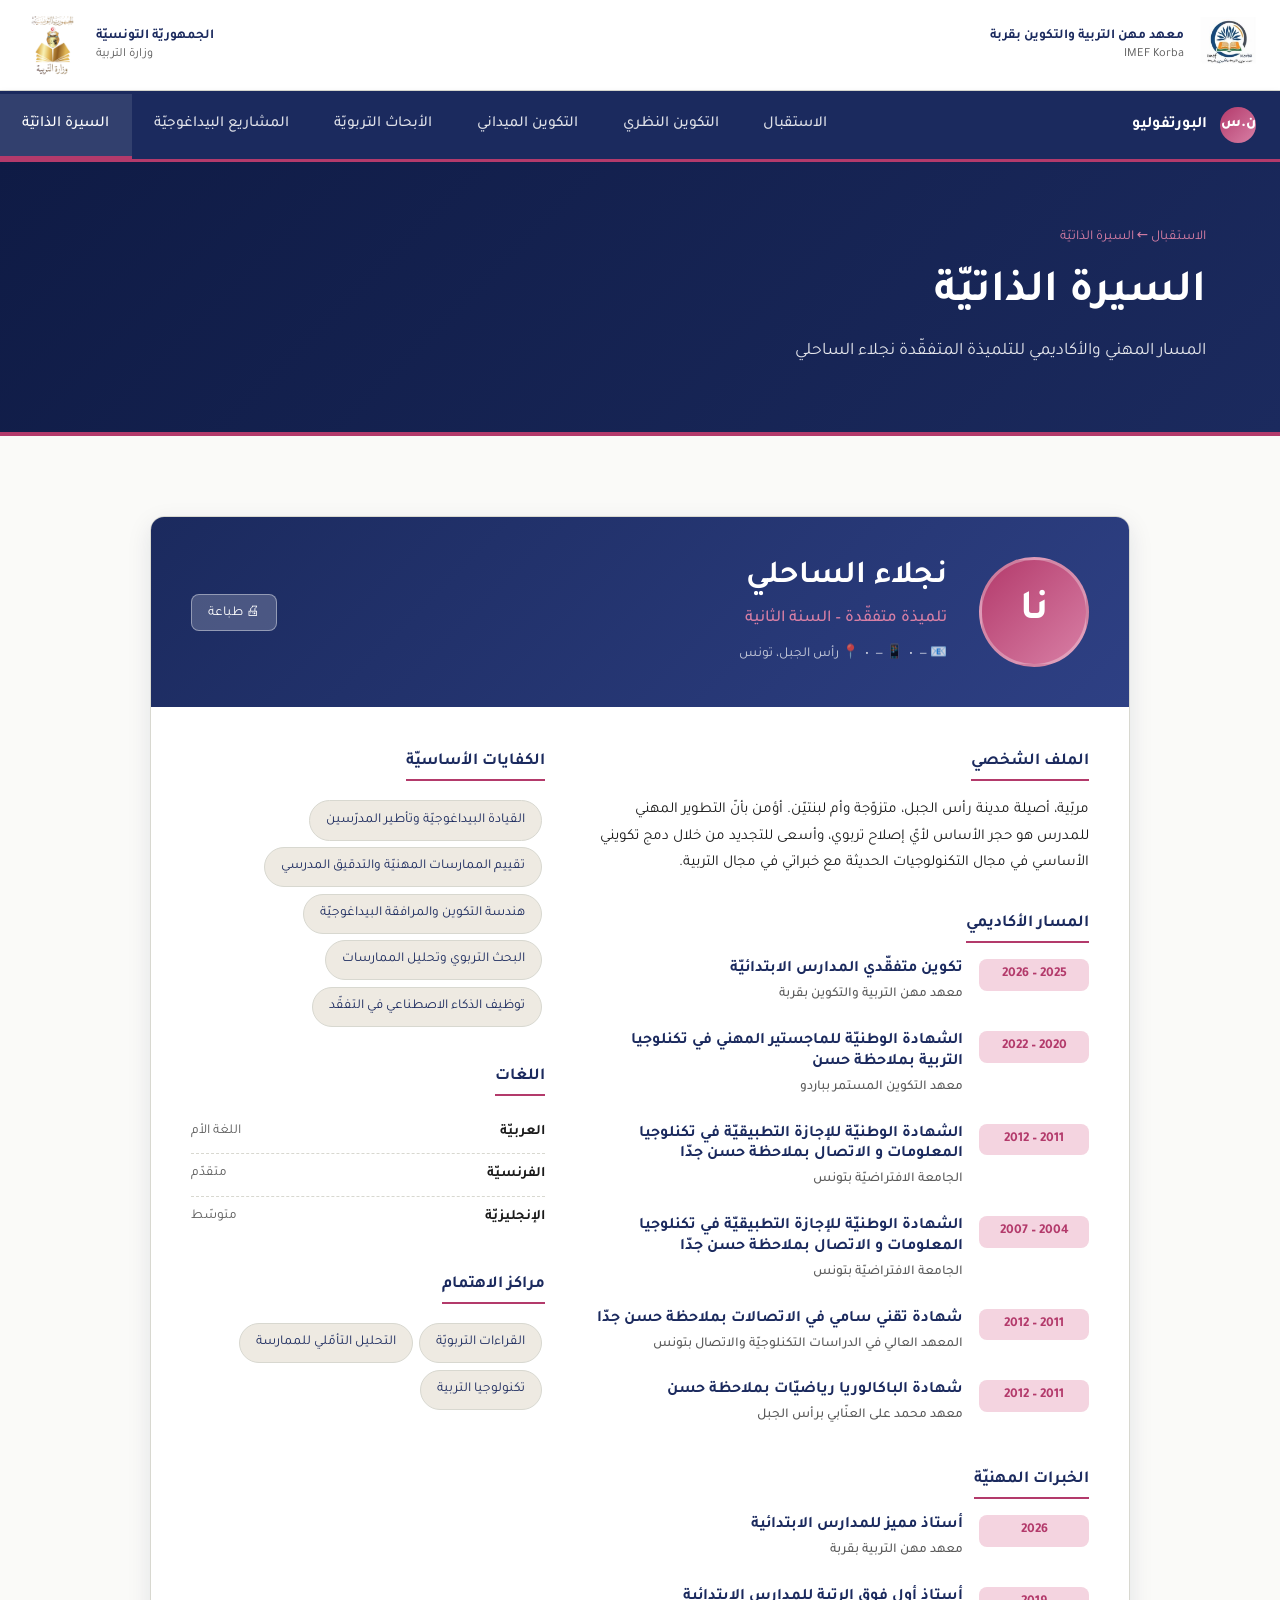
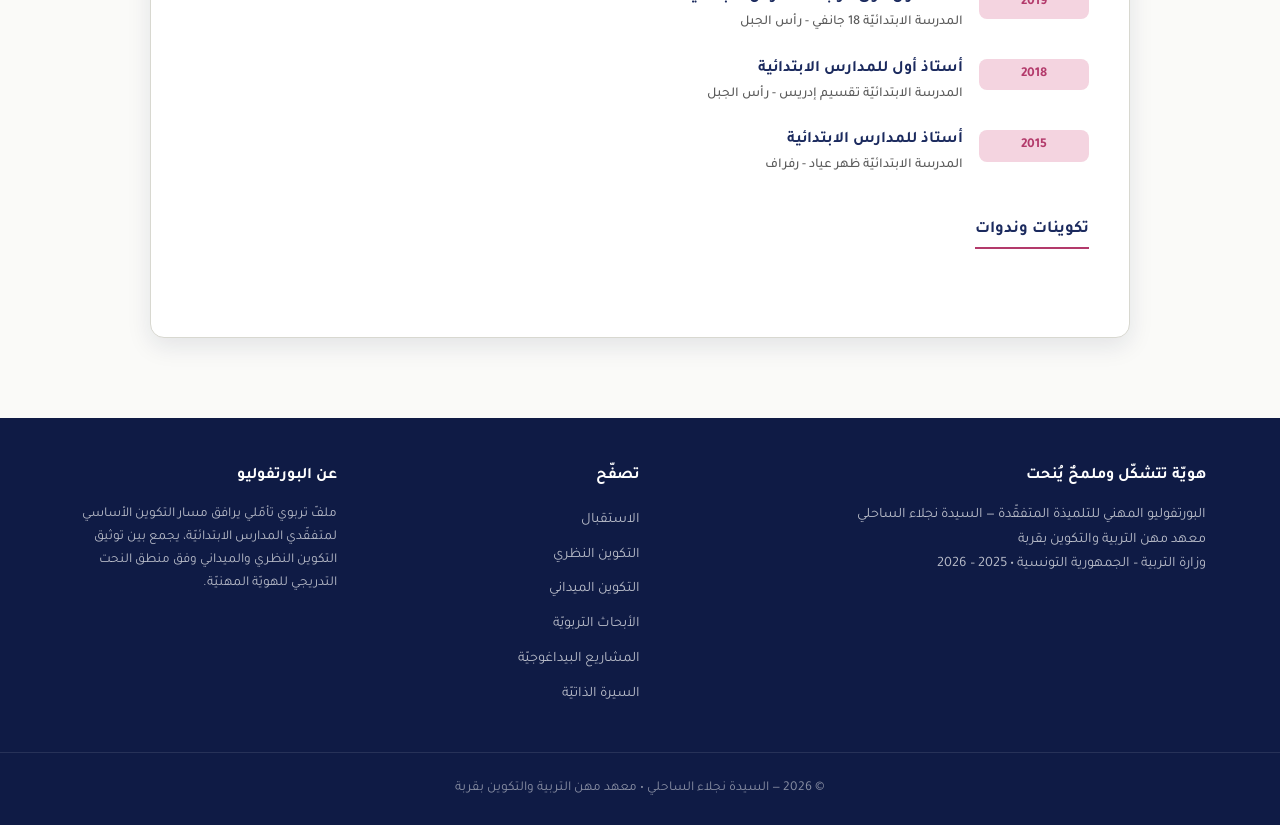
<file: cv.html>
<!DOCTYPE html>
<html lang="ar" dir="rtl">
<head>
<meta charset="UTF-8">
<meta name="viewport" content="width=device-width, initial-scale=1">
<title>السيرة الذاتيّة — البورتفوليو المهني</title>
<link href="https://fonts.googleapis.com/css2?family=Tajawal:wght@400;500;700;800&family=Cairo:wght@500;700;800&display=swap" rel="stylesheet">
<link rel="stylesheet" href="styles.css">
</head>
<body data-page="cv">

<div class="topbar">
  <div class="topbar-inner">
    <div class="topbar-right">
      <img src="assets/imef-logo.jpg" alt="معهد مهن التربية بقربة" class="topbar-logo">
      <div class="topbar-text">معهد مهن التربية والتكوين بقربة<small>IMEF Korba</small></div>
    </div>
    <div class="topbar-left">
      <div class="topbar-text" style="text-align:left">الجمهوريّة التونسيّة<small>وزارة التربية</small></div>
      <img src="assets/ministry-logo.png" alt="وزارة التربية" class="topbar-logo ministry">
    </div>
  </div>
</div>

<nav class="navbar">
  <div class="navbar-inner">
    <a href="index.html" class="brand-compact" style="text-decoration:none">
      <div class="mark">ن.س</div>
      <span>البورتفوليو</span>
    </a>
    <button class="nav-toggle" aria-label="القائمة">☰</button>
    <ul class="nav-links">
      <li><a href="index.html" >الاستقبال</a></li>
      <li><a href="theorique.html" >التكوين النظري</a></li>
      <li><a href="terrain.html" >التكوين الميداني</a></li>
      <li><a href="recherches.html" >الأبحاث التربويّة</a></li>
      <li><a href="projets.html" >المشاريع البيداغوجيّة</a></li>
      <li><a href="cv.html" class="active">السيرة الذاتيّة</a></li>
    </ul>
  </div>
</nav>

<header class="page-header">
  <div class="container"></div>
</header>

<section class="section">
  <div class="container">
    <div class="cv-wrapper" id="cv-wrapper"></div>


  </div>
</section>

<footer>
  <div class="container"></div>
  <div class="footer-bottom"></div>
</footer>

<script src="data.js"></script>
<script src="content_data.js"></script>
<script src="app.js"></script>
</body>
</html>
</file>
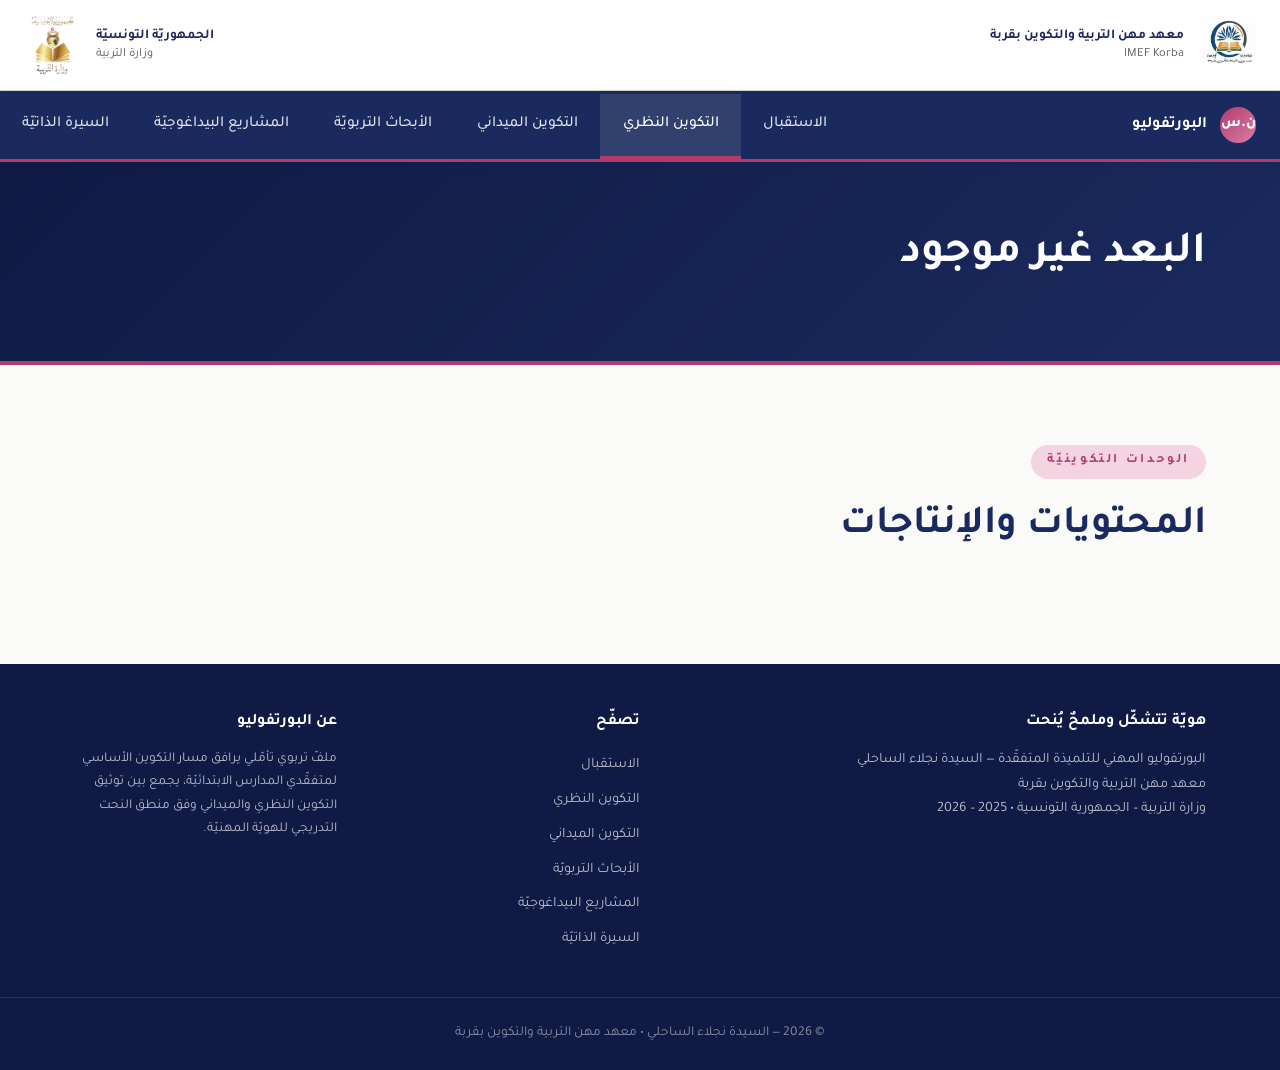
<file: dimension.html>
<!DOCTYPE html>
<html lang="ar" dir="rtl">
<head>
<meta charset="UTF-8">
<meta name="viewport" content="width=device-width, initial-scale=1">
<title>بُعد — البورتفوليو المهني</title>
<link href="https://fonts.googleapis.com/css2?family=Tajawal:wght@400;500;700;800&family=Cairo:wght@500;700;800&display=swap" rel="stylesheet">
<link rel="stylesheet" href="styles.css">
</head>
<body data-page="dimension">

<div class="topbar">
  <div class="topbar-inner">
    <div class="topbar-right">
      <img src="assets/imef-logo.jpg" alt="معهد مهن التربية بقربة" class="topbar-logo">
      <div class="topbar-text">معهد مهن التربية والتكوين بقربة<small>IMEF Korba</small></div>
    </div>
    <div class="topbar-left">
      <div class="topbar-text" style="text-align:left">الجمهوريّة التونسيّة<small>وزارة التربية</small></div>
      <img src="assets/ministry-logo.png" alt="وزارة التربية" class="topbar-logo ministry">
    </div>
  </div>
</div>

<nav class="navbar">
  <div class="navbar-inner">
    <a href="index.html" class="brand-compact" style="text-decoration:none">
      <div class="mark">ن.س</div>
      <span>البورتفوليو</span>
    </a>
    <button class="nav-toggle" aria-label="القائمة">☰</button>
    <ul class="nav-links">
      <li><a href="index.html" >الاستقبال</a></li>
      <li><a href="theorique.html" class="active">التكوين النظري</a></li>
      <li><a href="terrain.html" >التكوين الميداني</a></li>
      <li><a href="recherches.html" >الأبحاث التربويّة</a></li>
      <li><a href="projets.html" >المشاريع البيداغوجيّة</a></li>
      <li><a href="cv.html" >السيرة الذاتيّة</a></li>
    </ul>
  </div>
</nav>

<header class="page-header">
  <div class="container"></div>
</header>

<section class="section">
  <div class="container">
    <div style="margin-bottom:2rem">
      <span class="kicker">الوحدات التكوينيّة</span>
      <h2 style="margin-top:.5rem">المحتويات والإنتاجات</h2>
    </div>
    <div class="unit-list" id="unit-list"></div>
  </div>
</section>

<footer>
  <div class="container"></div>
  <div class="footer-bottom"></div>
</footer>

<script src="data.js"></script>
<script src="content_data.js"></script>
<script src="app.js"></script>
</body>
</html>
</file>
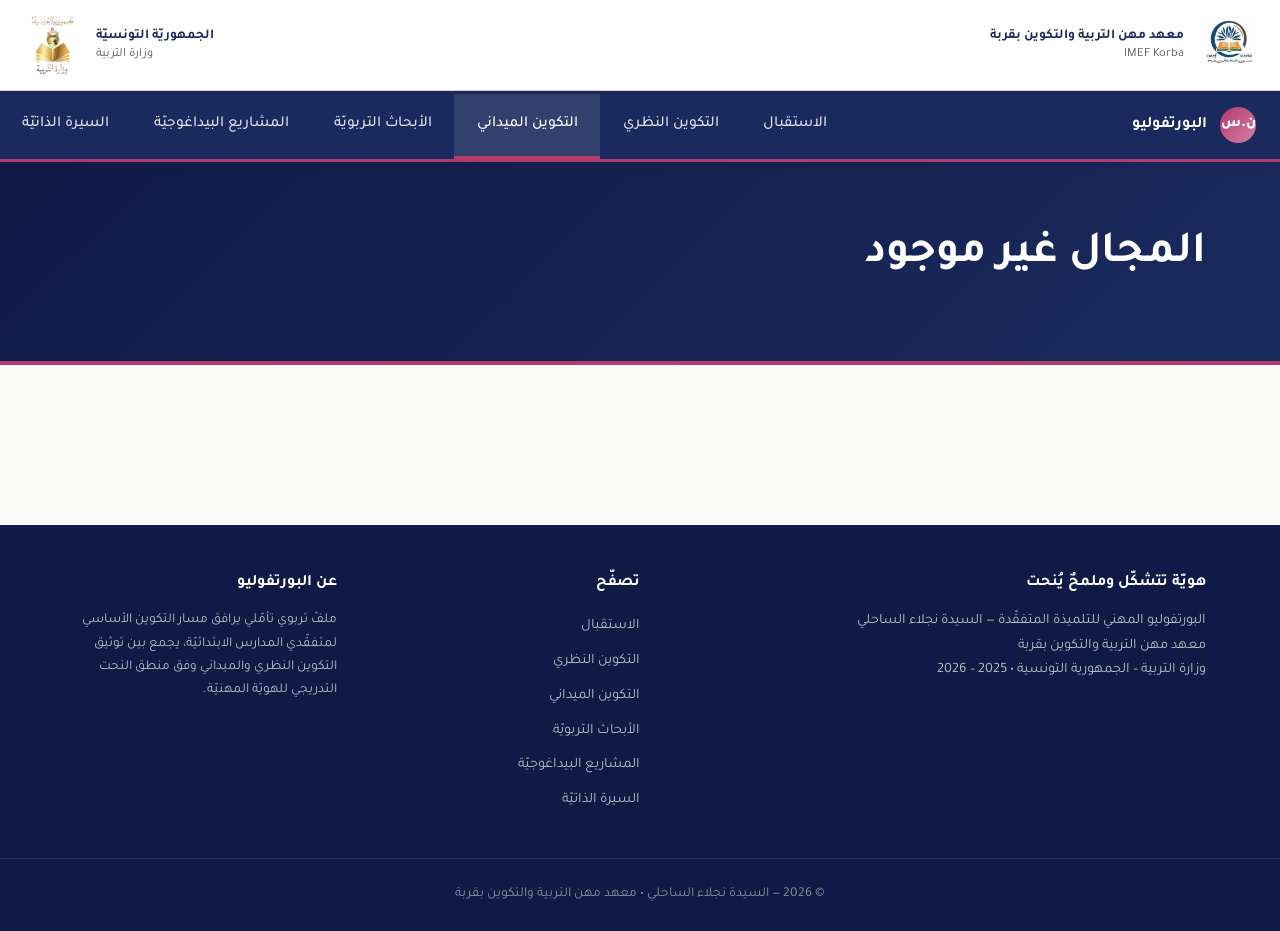
<file: mjal.html>
<!DOCTYPE html>
<html lang="ar" dir="rtl">
<head>
<meta charset="UTF-8">
<meta name="viewport" content="width=device-width, initial-scale=1">
<title>مجال — البورتفوليو المهني</title>
<link href="https://fonts.googleapis.com/css2?family=Tajawal:wght@400;500;700;800&family=Cairo:wght@500;700;800&display=swap" rel="stylesheet">
<link rel="stylesheet" href="styles.css">
</head>
<body data-page="mjal">

<div class="topbar">
  <div class="topbar-inner">
    <div class="topbar-right">
      <img src="assets/imef-logo.jpg" alt="معهد مهن التربية بقربة" class="topbar-logo">
      <div class="topbar-text">معهد مهن التربية والتكوين بقربة<small>IMEF Korba</small></div>
    </div>
    <div class="topbar-left">
      <div class="topbar-text" style="text-align:left">الجمهوريّة التونسيّة<small>وزارة التربية</small></div>
      <img src="assets/ministry-logo.png" alt="وزارة التربية" class="topbar-logo ministry">
    </div>
  </div>
</div>

<nav class="navbar">
  <div class="navbar-inner">
    <a href="index.html" class="brand-compact" style="text-decoration:none">
      <div class="mark">ن.س</div>
      <span>البورتفوليو</span>
    </a>
    <button class="nav-toggle" aria-label="القائمة">☰</button>
    <ul class="nav-links">
      <li><a href="index.html" >الاستقبال</a></li>
      <li><a href="theorique.html" >التكوين النظري</a></li>
      <li><a href="terrain.html" class="active">التكوين الميداني</a></li>
      <li><a href="recherches.html" >الأبحاث التربويّة</a></li>
      <li><a href="projets.html" >المشاريع البيداغوجيّة</a></li>
      <li><a href="cv.html" >السيرة الذاتيّة</a></li>
    </ul>
  </div>
</nav>

<header class="page-header">
  <div class="container"></div>
</header>

<section class="section">
  <div class="container-narrow" id="mjal-body"></div>
</section>

<footer>
  <div class="container"></div>
  <div class="footer-bottom"></div>
</footer>

<script src="data.js"></script>
<script src="content_data.js"></script>
<script src="app.js"></script>
</body>
</html>
</file>
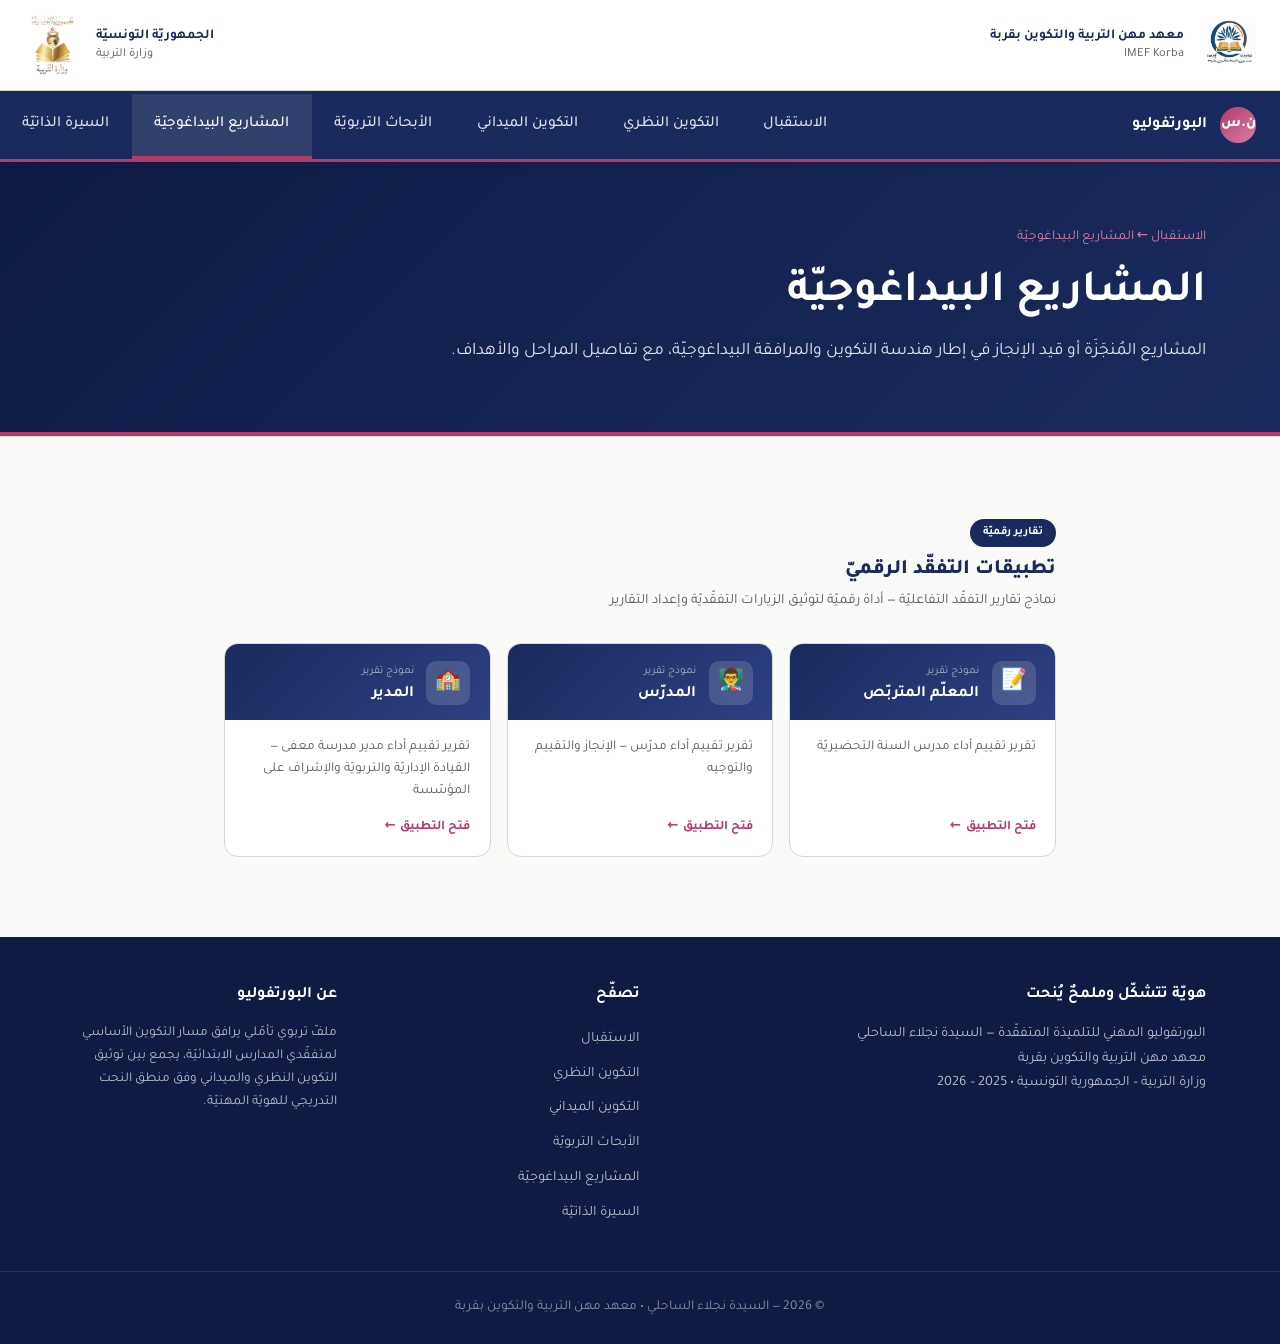
<file: projets.html>
<!DOCTYPE html>
<html lang="ar" dir="rtl">
<head>
<meta charset="UTF-8">
<meta name="viewport" content="width=device-width, initial-scale=1">
<title>المشاريع البيداغوجيّة — البورتفوليو المهني</title>
<link href="https://fonts.googleapis.com/css2?family=Tajawal:wght@400;500;700;800&family=Cairo:wght@500;700;800&display=swap" rel="stylesheet">
<link rel="stylesheet" href="styles.css">
</head>
<body data-page="projets">

<div class="topbar">
  <div class="topbar-inner">
    <div class="topbar-right">
      <img src="assets/imef-logo.jpg" alt="معهد مهن التربية بقربة" class="topbar-logo">
      <div class="topbar-text">معهد مهن التربية والتكوين بقربة<small>IMEF Korba</small></div>
    </div>
    <div class="topbar-left">
      <div class="topbar-text" style="text-align:left">الجمهوريّة التونسيّة<small>وزارة التربية</small></div>
      <img src="assets/ministry-logo.png" alt="وزارة التربية" class="topbar-logo ministry">
    </div>
  </div>
</div>

<nav class="navbar">
  <div class="navbar-inner">
    <a href="index.html" class="brand-compact" style="text-decoration:none">
      <div class="mark">ن.س</div>
      <span>البورتفوليو</span>
    </a>
    <button class="nav-toggle" aria-label="القائمة">☰</button>
    <ul class="nav-links">
      <li><a href="index.html" >الاستقبال</a></li>
      <li><a href="theorique.html" >التكوين النظري</a></li>
      <li><a href="terrain.html" >التكوين الميداني</a></li>
      <li><a href="recherches.html" >الأبحاث التربويّة</a></li>
      <li><a href="projets.html" class="active">المشاريع البيداغوجيّة</a></li>
      <li><a href="cv.html" >السيرة الذاتيّة</a></li>
    </ul>
  </div>
</nav>

<header class="page-header">
  <div class="container"></div>
</header>
<!-- قسم تطبيقات التفقّد الرقميّ -->
<section class="section rapports-section">
  <div class="container-narrow">

    <div class="rapports-head">
      <span class="rapports-pill">تقارير رقميّة</span>
      <h2>تطبيقات التفقّد الرقميّ</h2>
      <p>نماذج تقارير التفقّد التفاعليّة — أداة رقميّة لتوثيق الزيارات التفقّديّة وإعداد التقارير</p>
    </div>

    <div class="rapports-grid">

      <a class="rapp-card" href="apprapport/rapportprep.html">
        <div class="rapp-top">
          <div class="rapp-avatar">📝</div>
          <div>
            <div class="rapp-tag">نموذج تقرير</div>
            <div class="rapp-name">المعلّم المتربّص</div>
          </div>
        </div>
        <div class="rapp-body">
          <p>تقرير تقييم أداء مدرس السنة التحضيريّة</p>
          <span class="rapp-cta">فتح التطبيق</span>
        </div>
      </a>

      <a class="rapp-card" href="apprapport/rapportens.html">
        <div class="rapp-top">
          <div class="rapp-avatar">👨‍🏫</div>
          <div>
            <div class="rapp-tag">نموذج تقرير</div>
            <div class="rapp-name">المدرّس</div>
          </div>
        </div>
        <div class="rapp-body">
          <p>تقرير تقييم أداء مدرّس — الإنجاز والتقييم والتوجيه</p>
          <span class="rapp-cta">فتح التطبيق</span>
        </div>
      </a>

      <a class="rapp-card" href="apprapport/rapportdir.html">
        <div class="rapp-top">
          <div class="rapp-avatar">🏫</div>
          <div>
            <div class="rapp-tag">نموذج تقرير</div>
            <div class="rapp-name">المدير</div>
          </div>
        </div>
        <div class="rapp-body">
          <p>تقرير تقييم أداء مدير مدرسة معفى — القيادة الإداريّة والتربويّة والإشراف على المؤسّسة</p>
          <span class="rapp-cta">فتح التطبيق</span>
        </div>
      </a>

    </div>
  </div>
</section>


<footer>
  <div class="container"></div>
  <div class="footer-bottom"></div>
</footer>

<script src="data.js"></script>
<script src="content_data.js"></script>
<script src="app.js"></script>
</body>
</html>
</file>
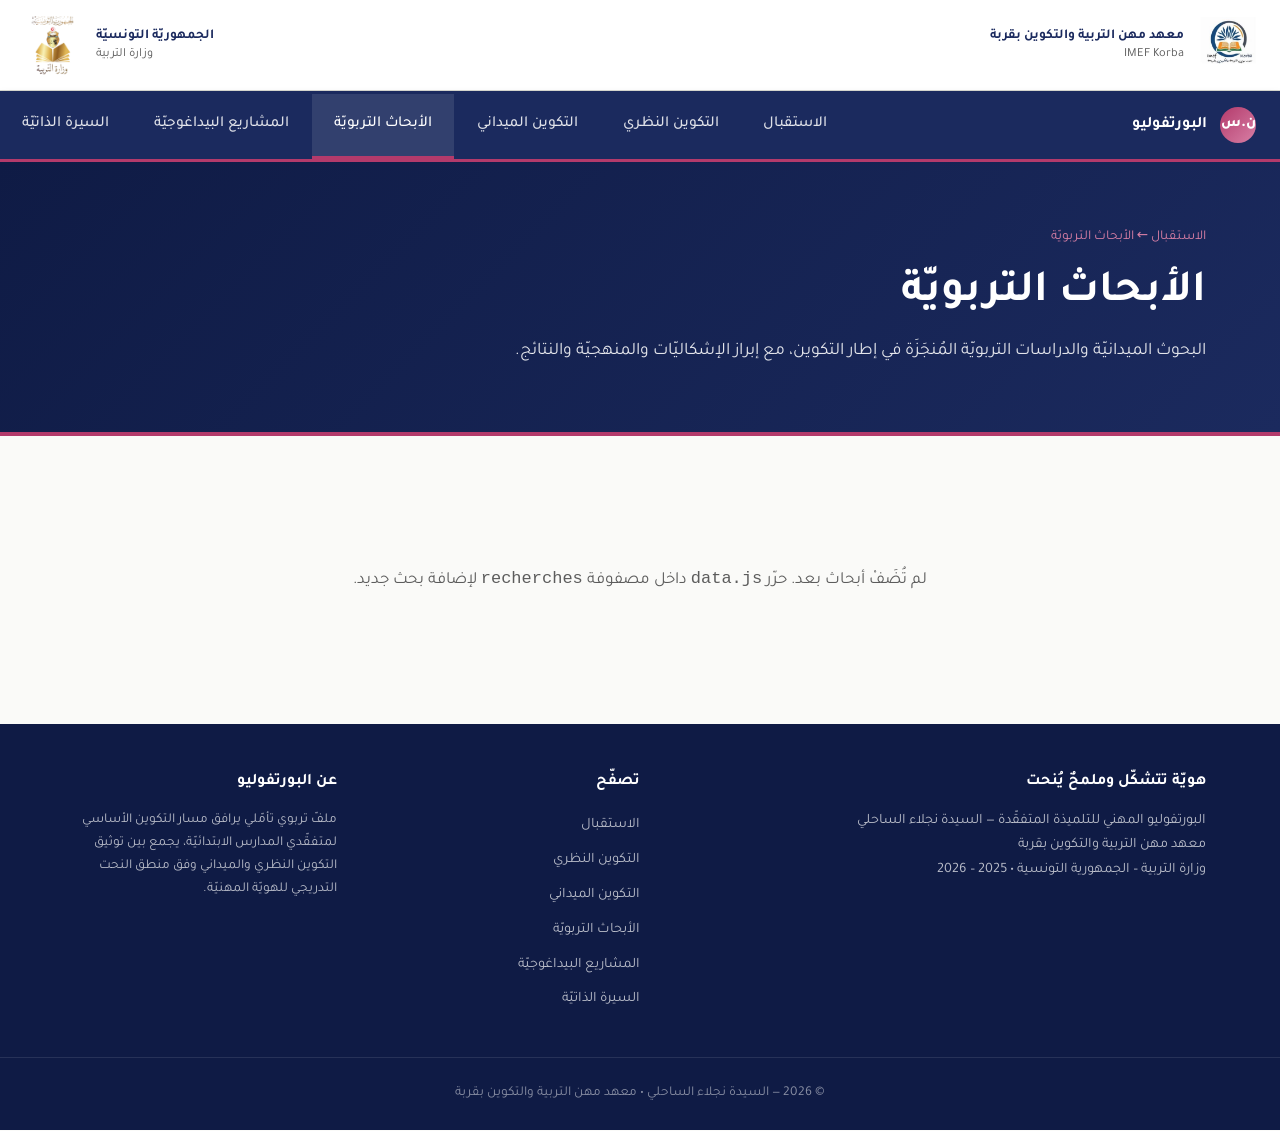
<file: recherches.html>
<!DOCTYPE html>
<html lang="ar" dir="rtl">
<head>
<meta charset="UTF-8">
<meta name="viewport" content="width=device-width, initial-scale=1">
<title>الأبحاث التربويّة — البورتفوليو المهني</title>
<link href="https://fonts.googleapis.com/css2?family=Tajawal:wght@400;500;700;800&family=Cairo:wght@500;700;800&display=swap" rel="stylesheet">
<link rel="stylesheet" href="styles.css">
</head>
<body data-page="recherches">

<div class="topbar">
  <div class="topbar-inner">
    <div class="topbar-right">
      <img src="assets/imef-logo.jpg" alt="معهد مهن التربية بقربة" class="topbar-logo">
      <div class="topbar-text">معهد مهن التربية والتكوين بقربة<small>IMEF Korba</small></div>
    </div>
    <div class="topbar-left">
      <div class="topbar-text" style="text-align:left">الجمهوريّة التونسيّة<small>وزارة التربية</small></div>
      <img src="assets/ministry-logo.png" alt="وزارة التربية" class="topbar-logo ministry">
    </div>
  </div>
</div>

<nav class="navbar">
  <div class="navbar-inner">
    <a href="index.html" class="brand-compact" style="text-decoration:none">
      <div class="mark">ن.س</div>
      <span>البورتفوليو</span>
    </a>
    <button class="nav-toggle" aria-label="القائمة">☰</button>
    <ul class="nav-links">
      <li><a href="index.html" >الاستقبال</a></li>
      <li><a href="theorique.html" >التكوين النظري</a></li>
      <li><a href="terrain.html" >التكوين الميداني</a></li>
      <li><a href="recherches.html" class="active">الأبحاث التربويّة</a></li>
      <li><a href="projets.html" >المشاريع البيداغوجيّة</a></li>
      <li><a href="cv.html" >السيرة الذاتيّة</a></li>
    </ul>
  </div>
</nav>

<header class="page-header">
  <div class="container"></div>
</header>

<section class="section">
  <div class="container-narrow" id="recherches-list"></div>
</section>

<footer>
  <div class="container"></div>
  <div class="footer-bottom"></div>
</footer>

<script src="data.js"></script>
<script src="content_data.js"></script>
<script src="app.js"></script>
</body>
</html>
</file>
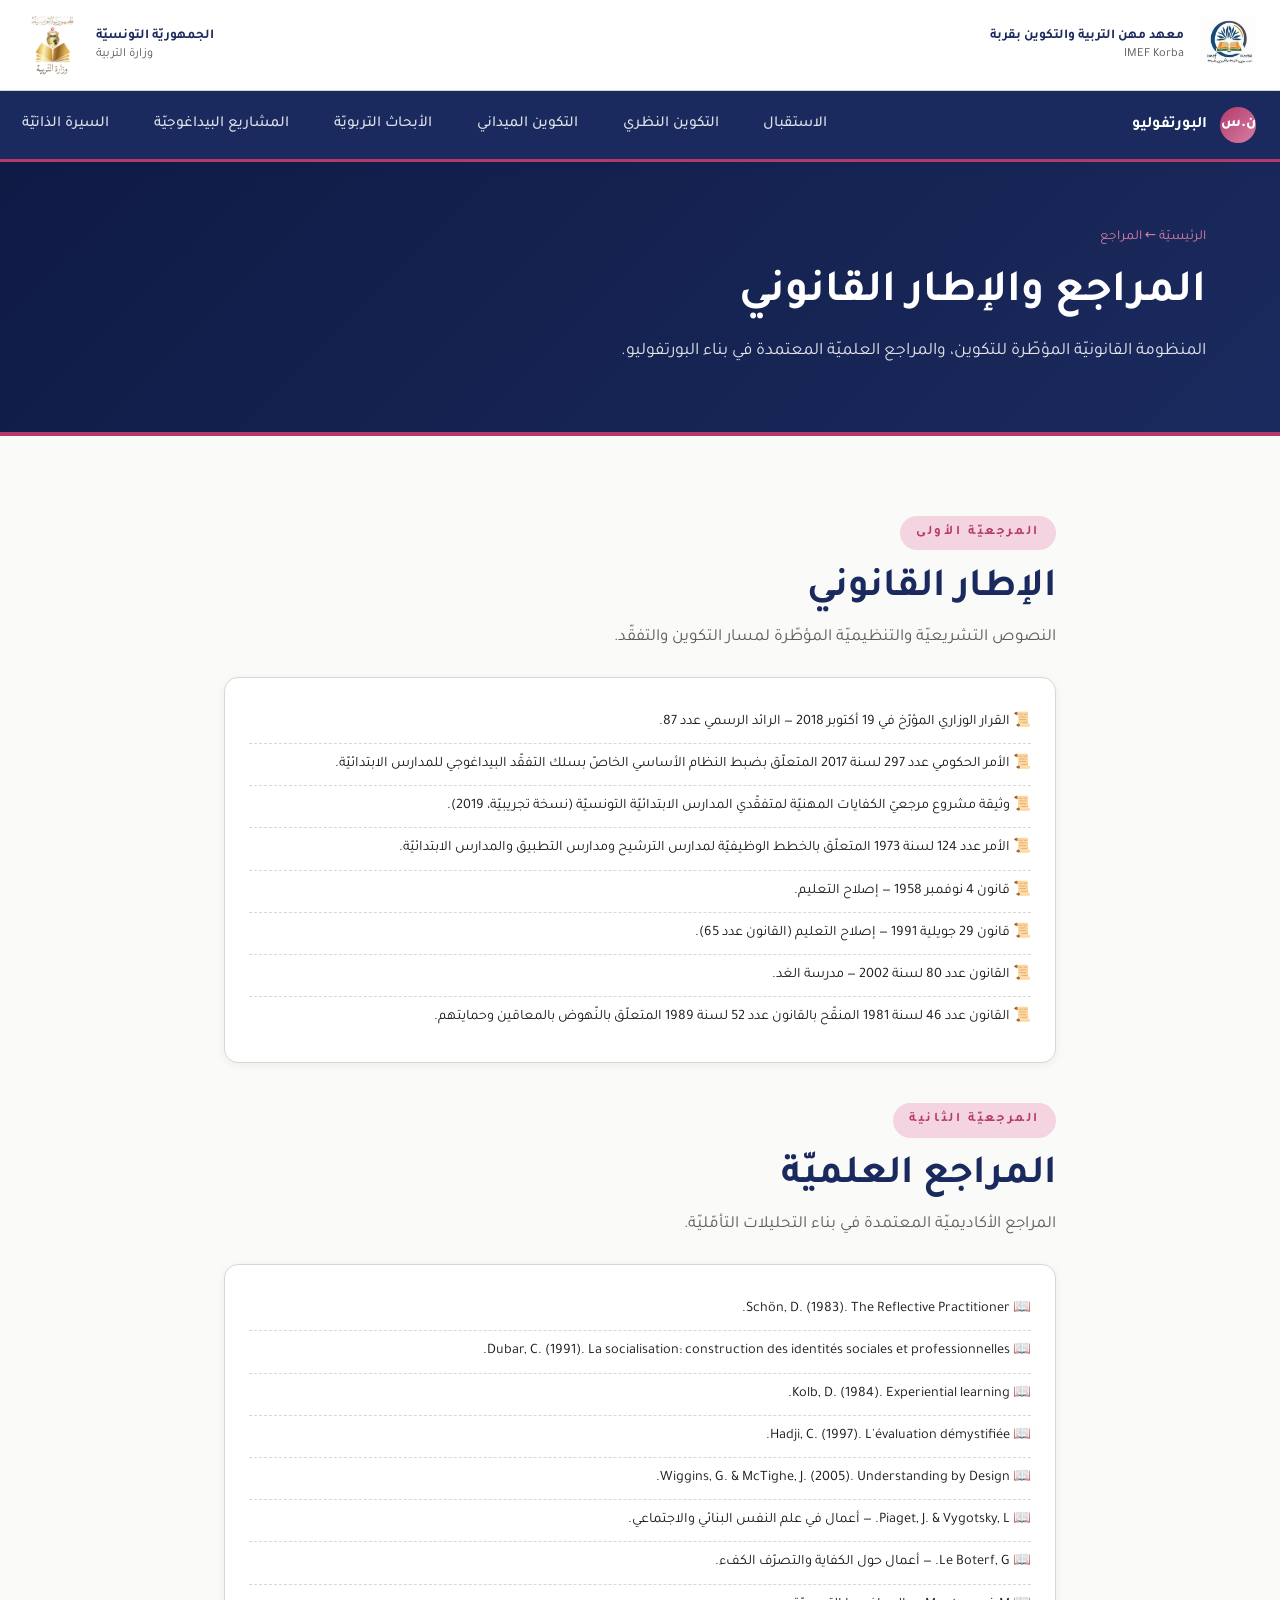
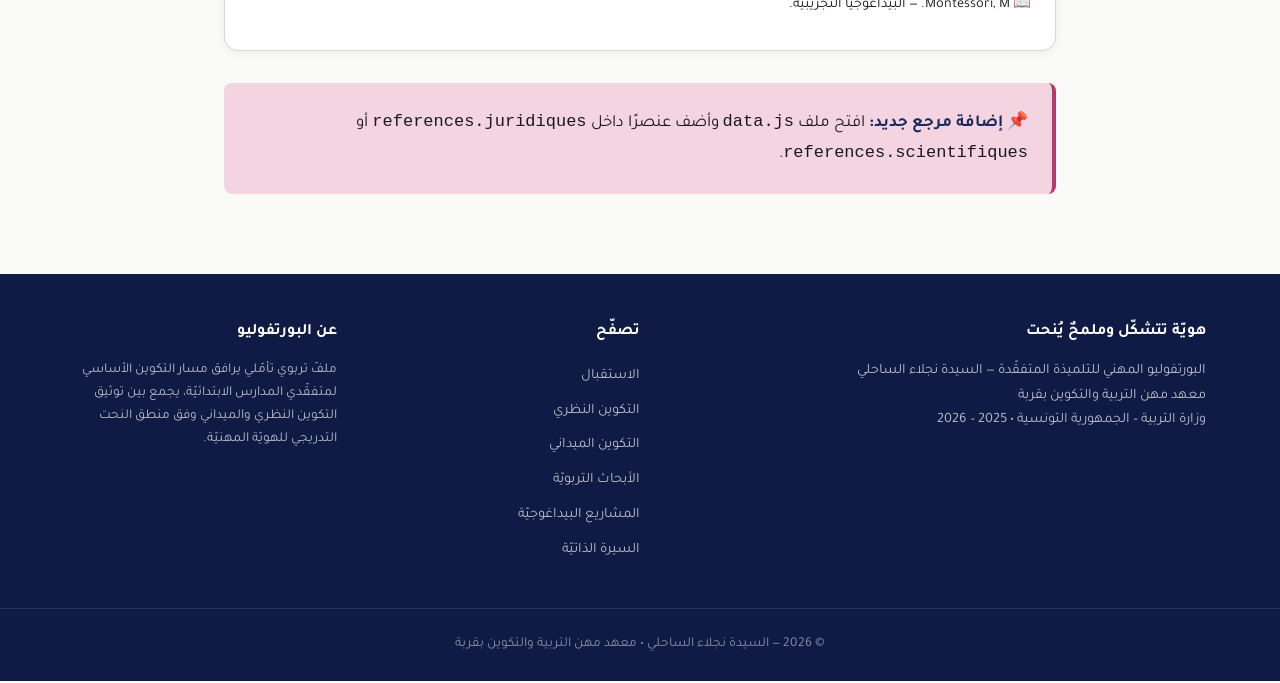
<file: references.html>
<!DOCTYPE html>
<html lang="ar" dir="rtl">
<head>
<meta charset="UTF-8">
<meta name="viewport" content="width=device-width, initial-scale=1">
<title>المراجع — البورتفوليو المهني</title>
<link href="https://fonts.googleapis.com/css2?family=Tajawal:wght@400;500;700;800&family=Cairo:wght@500;700;800&display=swap" rel="stylesheet">
<link rel="stylesheet" href="styles.css">
</head>
<body data-page="refs">

<div class="topbar">
  <div class="topbar-inner">
    <div class="topbar-right">
      <img src="assets/imef-logo.jpg" alt="معهد مهن التربية بقربة" class="topbar-logo">
      <div class="topbar-text">معهد مهن التربية والتكوين بقربة<small>IMEF Korba</small></div>
    </div>
    <div class="topbar-left">
      <div class="topbar-text" style="text-align:left">الجمهوريّة التونسيّة<small>وزارة التربية</small></div>
      <img src="assets/ministry-logo.png" alt="وزارة التربية" class="topbar-logo ministry">
    </div>
  </div>
</div>

<nav class="navbar">
  <div class="navbar-inner">
    <a href="index.html" class="brand-compact" style="text-decoration:none">
      <div class="mark">ن.س</div>
      <span>البورتفوليو</span>
    </a>
    <button class="nav-toggle" aria-label="القائمة">☰</button>
    <ul class="nav-links">
      <li><a href="index.html" >الاستقبال</a></li>
      <li><a href="theorique.html" >التكوين النظري</a></li>
      <li><a href="terrain.html" >التكوين الميداني</a></li>
      <li><a href="recherches.html" >الأبحاث التربويّة</a></li>
      <li><a href="projets.html" >المشاريع البيداغوجيّة</a></li>
      <li><a href="cv.html" >السيرة الذاتيّة</a></li>
    </ul>
  </div>
</nav>

<header class="page-header">
  <div class="container"></div>
</header>

<section class="section">
  <div class="container-narrow">
    <div style="margin-bottom:2.5rem">
      <span class="kicker">المرجعيّة الأولى</span>
      <h2>الإطار القانوني</h2>
      <p style="color:var(--muted);margin-top:.5rem">النصوص التشريعيّة والتنظيميّة المؤطّرة لمسار التكوين والتفقّد.</p>
      <ul style="list-style:none;padding:0;margin-top:1.5rem;background:#fff;border-radius:var(--radius);padding:1.5rem;border:1px solid var(--line);box-shadow:var(--shadow-sm)" id="refs-juridiques"></ul>
    </div>

    <div>
      <span class="kicker">المرجعيّة الثانية</span>
      <h2>المراجع العلميّة</h2>
      <p style="color:var(--muted);margin-top:.5rem">المراجع الأكاديميّة المعتمدة في بناء التحليلات التأمّليّة.</p>
      <ul style="list-style:none;padding:0;margin-top:1.5rem;background:#fff;border-radius:var(--radius);padding:1.5rem;border:1px solid var(--line);box-shadow:var(--shadow-sm)" id="refs-scientifiques"></ul>
    </div>

    <div style="margin-top:2rem;padding:1.5rem;background:var(--accent-light);border-right:4px solid var(--accent);border-radius:var(--radius-sm)">
      <strong style="color:var(--primary)">📌 إضافة مرجع جديد:</strong>
      افتح ملف <code>data.js</code> وأضف عنصرًا داخل <code>references.juridiques</code> أو <code>references.scientifiques</code>.
    </div>
  </div>
</section>

<footer>
  <div class="container"></div>
  <div class="footer-bottom"></div>
</footer>

<script src="data.js"></script>
<script src="content_data.js"></script>
<script src="app.js"></script>
</body>
</html>
</file>
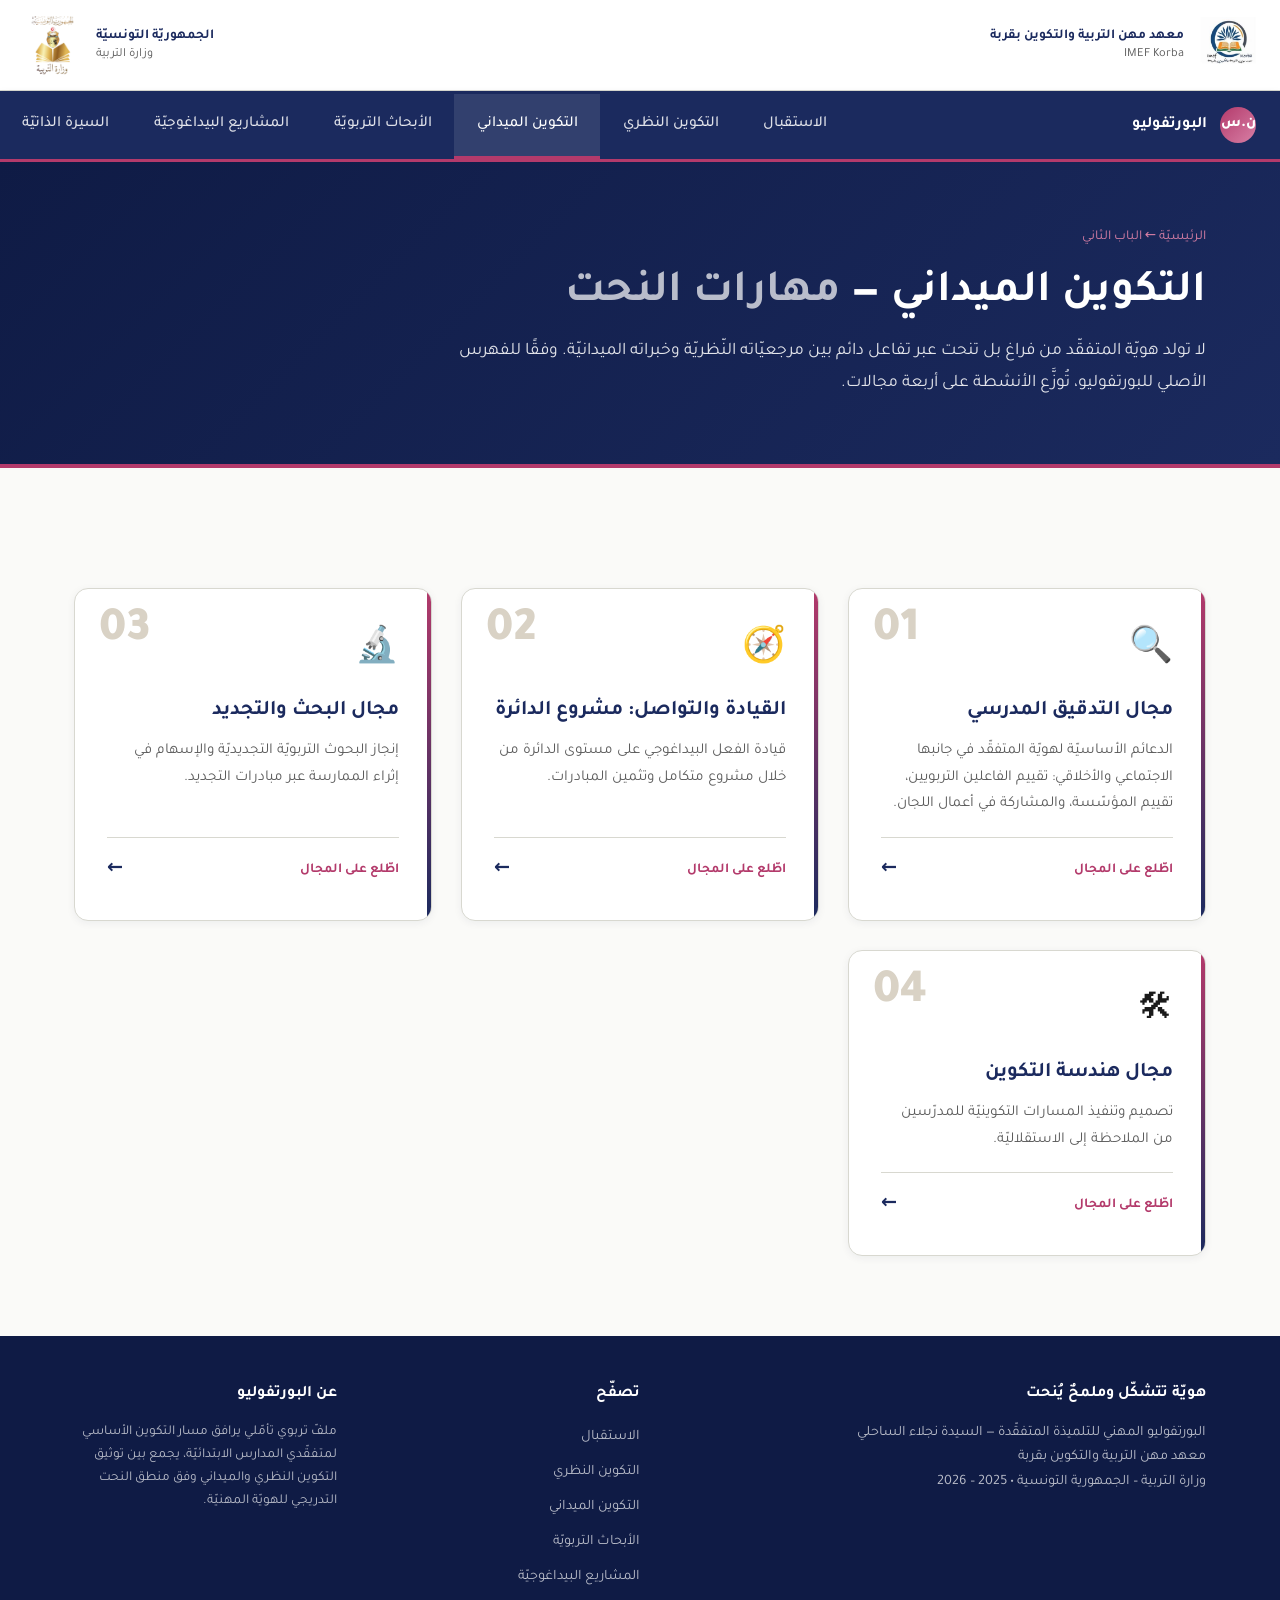
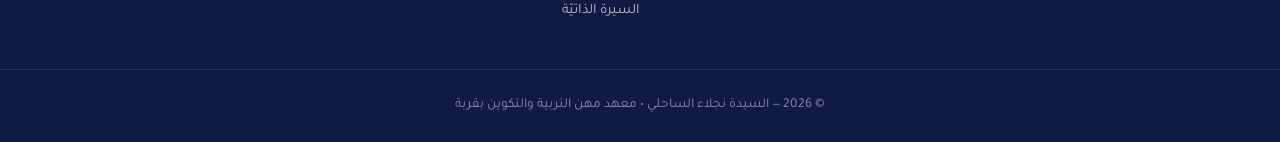
<file: terrain.html>
<!DOCTYPE html>
<html lang="ar" dir="rtl">
<head>
<meta charset="UTF-8">
<meta name="viewport" content="width=device-width, initial-scale=1">
<title>التكوين الميداني — البورتفوليو المهني</title>
<link href="https://fonts.googleapis.com/css2?family=Tajawal:wght@400;500;700;800&family=Cairo:wght@500;700;800&display=swap" rel="stylesheet">
<link rel="stylesheet" href="styles.css">
</head>
<body data-page="terrain">

<div class="topbar">
  <div class="topbar-inner">
    <div class="topbar-right">
      <img src="assets/imef-logo.jpg" alt="معهد مهن التربية بقربة" class="topbar-logo">
      <div class="topbar-text">معهد مهن التربية والتكوين بقربة<small>IMEF Korba</small></div>
    </div>
    <div class="topbar-left">
      <div class="topbar-text" style="text-align:left">الجمهوريّة التونسيّة<small>وزارة التربية</small></div>
      <img src="assets/ministry-logo.png" alt="وزارة التربية" class="topbar-logo ministry">
    </div>
  </div>
</div>

<nav class="navbar">
  <div class="navbar-inner">
    <a href="index.html" class="brand-compact" style="text-decoration:none">
      <div class="mark">ن.س</div>
      <span>البورتفوليو</span>
    </a>
    <button class="nav-toggle" aria-label="القائمة">☰</button>
    <ul class="nav-links">
      <li><a href="index.html" >الاستقبال</a></li>
      <li><a href="theorique.html" >التكوين النظري</a></li>
      <li><a href="terrain.html" class="active">التكوين الميداني</a></li>
      <li><a href="recherches.html" >الأبحاث التربويّة</a></li>
      <li><a href="projets.html" >المشاريع البيداغوجيّة</a></li>
      <li><a href="cv.html" >السيرة الذاتيّة</a></li>
    </ul>
  </div>
</nav>

<header class="page-header">
  <div class="container"></div>
</header>

<section class="section">
  <div class="container">
    <div class="dimensions-grid" id="mjal-list"></div>
  </div>
</section>

<footer>
  <div class="container"></div>
  <div class="footer-bottom"></div>
</footer>

<script src="data.js"></script>
<script src="content_data.js"></script>
<script src="app.js"></script>
</body>
</html>
</file>
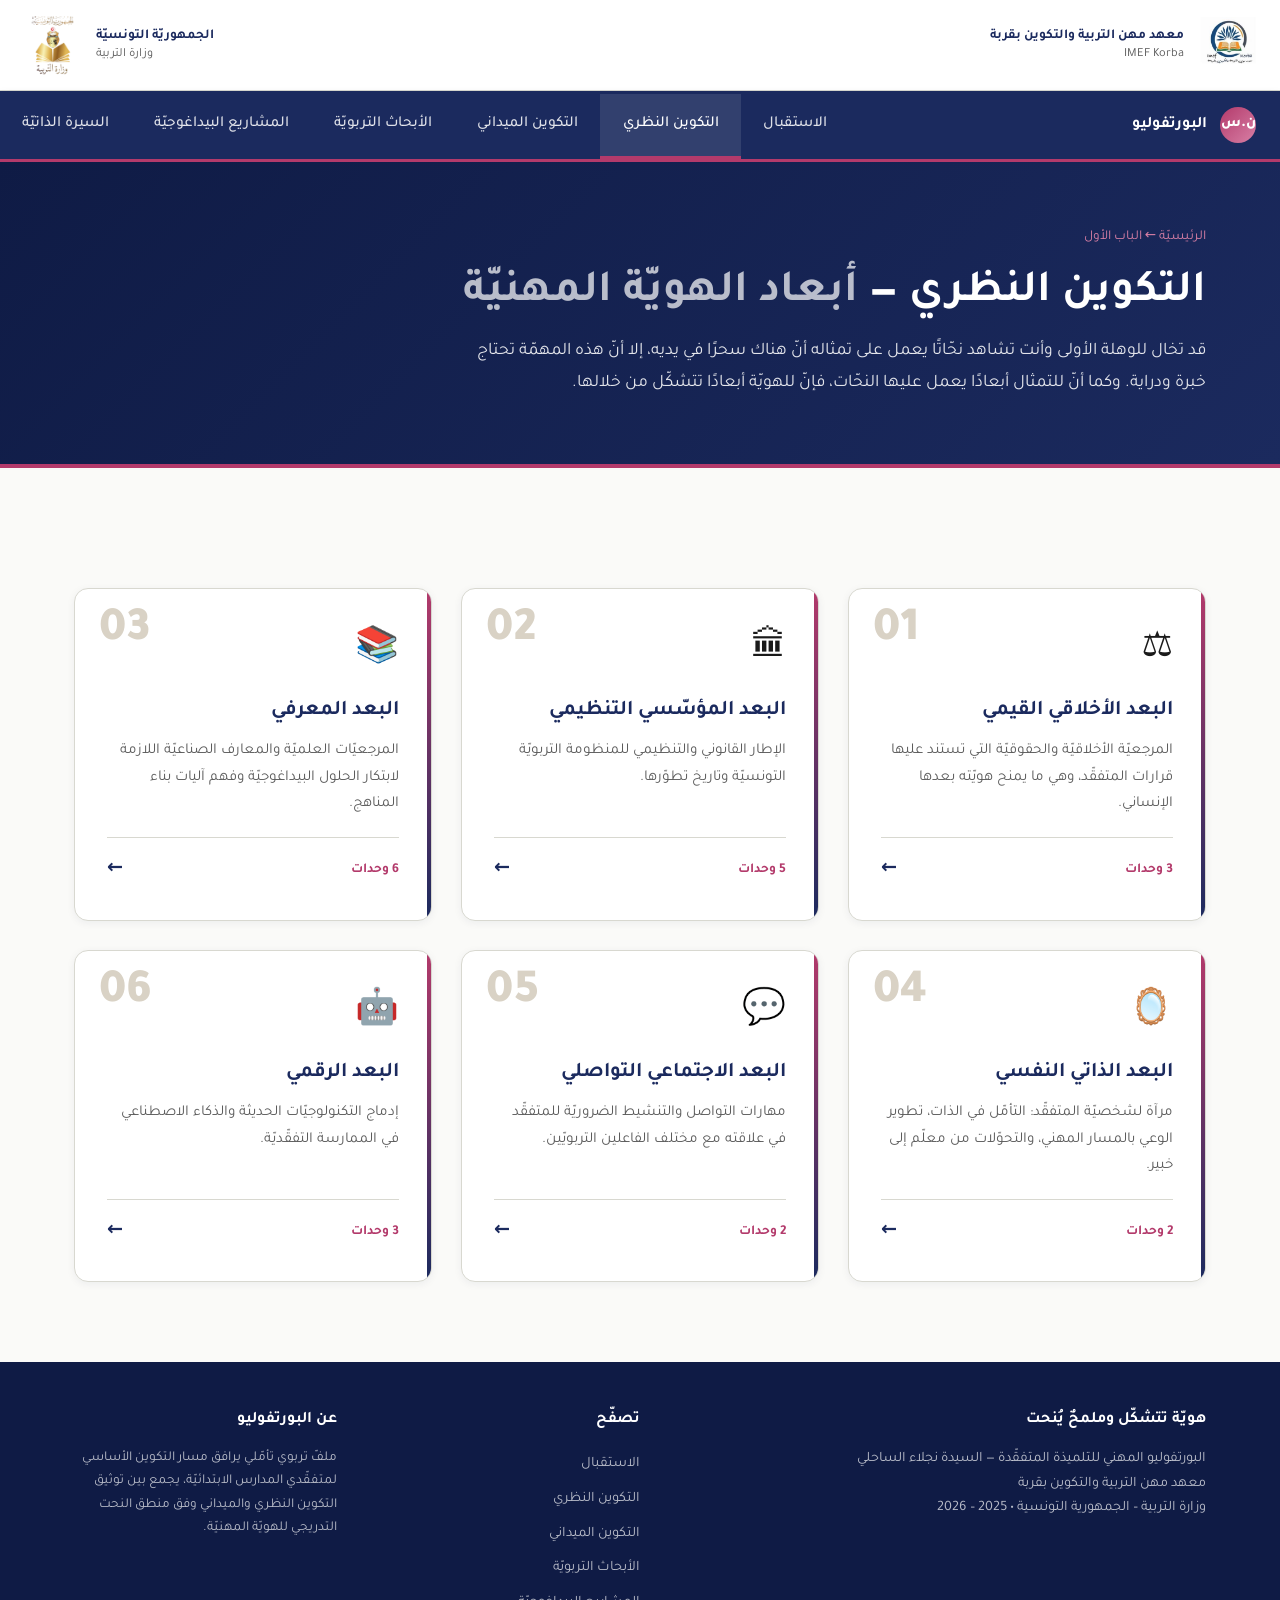
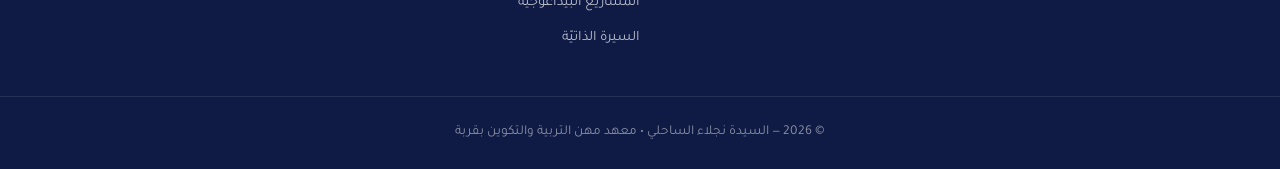
<file: theorique.html>
<!DOCTYPE html>
<html lang="ar" dir="rtl">
<head>
<meta charset="UTF-8">
<meta name="viewport" content="width=device-width, initial-scale=1">
<title>التكوين النظري — البورتفوليو المهني</title>
<link href="https://fonts.googleapis.com/css2?family=Tajawal:wght@400;500;700;800&family=Cairo:wght@500;700;800&display=swap" rel="stylesheet">
<link rel="stylesheet" href="styles.css">
</head>
<body data-page="theorique">

<div class="topbar">
  <div class="topbar-inner">
    <div class="topbar-right">
      <img src="assets/imef-logo.jpg" alt="معهد مهن التربية بقربة" class="topbar-logo">
      <div class="topbar-text">معهد مهن التربية والتكوين بقربة<small>IMEF Korba</small></div>
    </div>
    <div class="topbar-left">
      <div class="topbar-text" style="text-align:left">الجمهوريّة التونسيّة<small>وزارة التربية</small></div>
      <img src="assets/ministry-logo.png" alt="وزارة التربية" class="topbar-logo ministry">
    </div>
  </div>
</div>

<nav class="navbar">
  <div class="navbar-inner">
    <a href="index.html" class="brand-compact" style="text-decoration:none">
      <div class="mark">ن.س</div>
      <span>البورتفوليو</span>
    </a>
    <button class="nav-toggle" aria-label="القائمة">☰</button>
    <ul class="nav-links">
      <li><a href="index.html" >الاستقبال</a></li>
      <li><a href="theorique.html" class="active">التكوين النظري</a></li>
      <li><a href="terrain.html" >التكوين الميداني</a></li>
      <li><a href="recherches.html" >الأبحاث التربويّة</a></li>
      <li><a href="projets.html" >المشاريع البيداغوجيّة</a></li>
      <li><a href="cv.html" >السيرة الذاتيّة</a></li>
    </ul>
  </div>
</nav>

<header class="page-header">
  <div class="container"></div>
</header>

<section class="section">
  <div class="container">
    <div class="dimensions-grid" id="dim-list"></div>
  </div>
</section>

<footer>
  <div class="container"></div>
  <div class="footer-bottom"></div>
</footer>

<script src="data.js"></script>
<script src="content_data.js"></script>
<script src="app.js"></script>
</body>
</html>
</file>
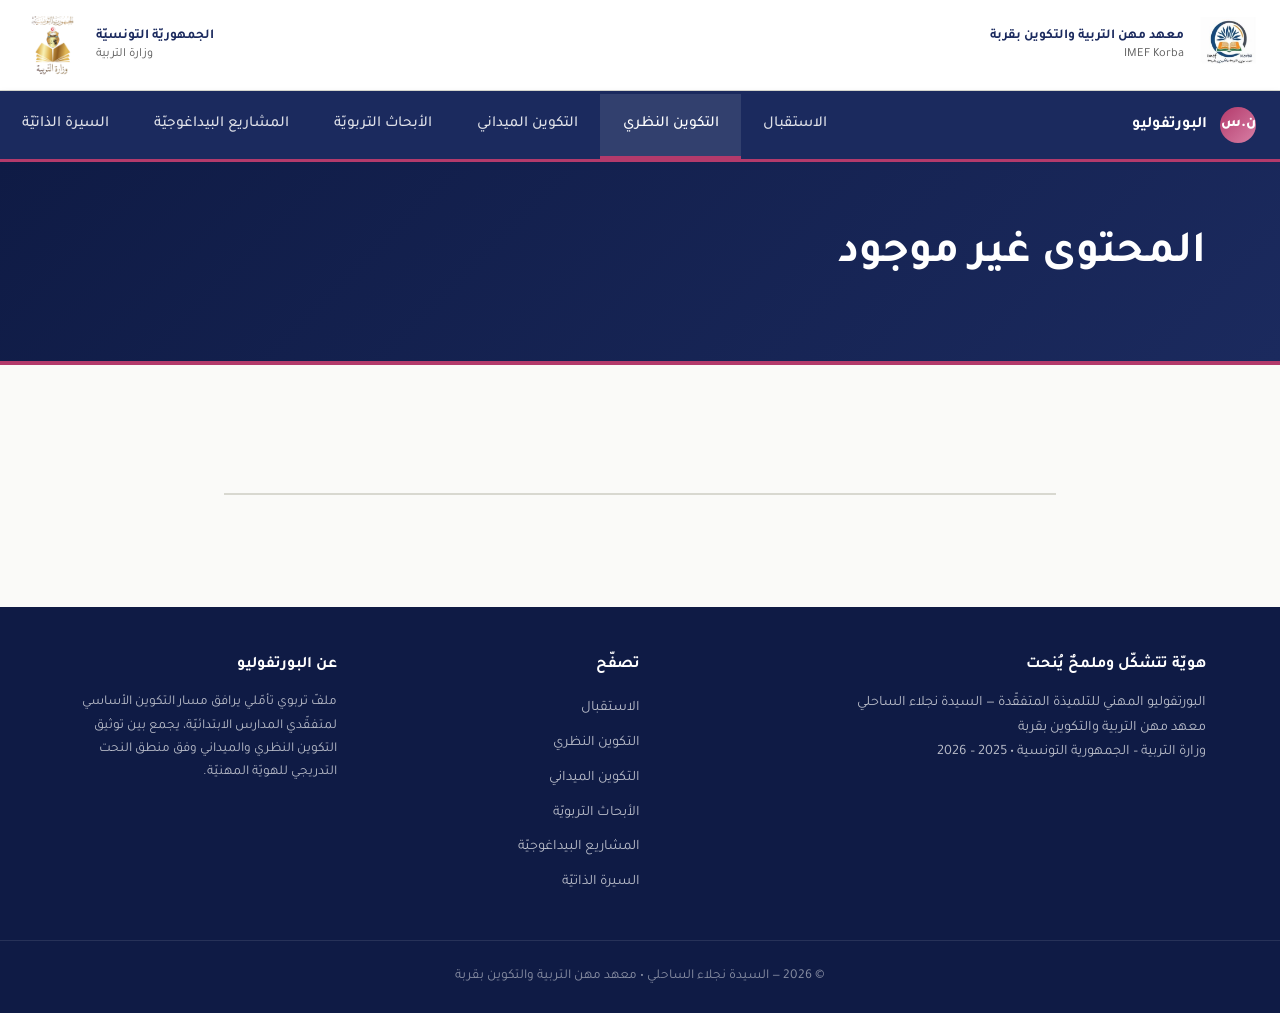
<file: unit.html>
<!DOCTYPE html>
<html lang="ar" dir="rtl">
<head>
<meta charset="UTF-8">
<meta name="viewport" content="width=device-width, initial-scale=1">
<title>وحدة — البورتفوليو المهني</title>
<link href="https://fonts.googleapis.com/css2?family=Tajawal:wght@400;500;700;800&family=Cairo:wght@500;700;800&display=swap" rel="stylesheet">
<link rel="stylesheet" href="styles.css">
</head>
<body data-page="unit">

<div class="topbar">
  <div class="topbar-inner">
    <div class="topbar-right">
      <img src="assets/imef-logo.jpg" alt="معهد مهن التربية بقربة" class="topbar-logo">
      <div class="topbar-text">معهد مهن التربية والتكوين بقربة<small>IMEF Korba</small></div>
    </div>
    <div class="topbar-left">
      <div class="topbar-text" style="text-align:left">الجمهوريّة التونسيّة<small>وزارة التربية</small></div>
      <img src="assets/ministry-logo.png" alt="وزارة التربية" class="topbar-logo ministry">
    </div>
  </div>
</div>

<nav class="navbar">
  <div class="navbar-inner">
    <a href="index.html" class="brand-compact" style="text-decoration:none">
      <div class="mark">ن.س</div>
      <span>البورتفوليو</span>
    </a>
    <button class="nav-toggle" aria-label="القائمة">☰</button>
    <ul class="nav-links">
      <li><a href="index.html" >الاستقبال</a></li>
      <li><a href="theorique.html" class="active">التكوين النظري</a></li>
      <li><a href="terrain.html" >التكوين الميداني</a></li>
      <li><a href="recherches.html" >الأبحاث التربويّة</a></li>
      <li><a href="projets.html" >المشاريع البيداغوجيّة</a></li>
      <li><a href="cv.html" >السيرة الذاتيّة</a></li>
    </ul>
  </div>
</nav>

<header class="page-header">
  <div class="container"></div>
</header>

<article class="section">
  <div class="container-narrow article" id="unit-body"></div>
  <div class="container-narrow">
    <nav class="unit-nav" id="unit-nav"></nav>
  </div>
</article>

<footer>
  <div class="container"></div>
  <div class="footer-bottom"></div>
</footer>

<script src="data.js"></script>
<script src="content_data.js"></script>
<script src="app.js"></script>
</body>
</html>
</file>
<file: styles.css>
/* =====================================================================
   البورتفوليو المهني — أنماط الموقع (نسخة معاد تصميمها)
   ===================================================================== */

:root {
  --primary: #1B2A5E;
  --primary-deep: #0F1B45;
  --primary-light: #2E4084;
  --primary-glow: #354E96;
  --accent: #B33A6B;
  --accent-soft: #D87FA5;
  --accent-light: #F4D4E0;
  --gold: #C9A24E;
  --gold-soft: #E0C282;
  --paper: #FAFAF8;
  --paper-dark: #EEEAE2;
  --paper-darker: #D9D2C5;
  --text: #1A1A1A;
  --muted: #5C5C5C;
  --line: #D8D8D0;
  --shadow-sm: 0 2px 8px rgba(15,27,69,0.06);
  --shadow-md: 0 8px 24px rgba(15,27,69,0.10);
  --shadow-lg: 0 20px 50px rgba(15,27,69,0.16);
  --radius: 14px;
  --radius-sm: 8px;
  --radius-lg: 22px;
  --font-ar: "Tajawal", "Cairo", "Noto Naskh Arabic", "Amiri", system-ui, sans-serif;
}

* { box-sizing: border-box; margin: 0; padding: 0; }

html { scroll-behavior: smooth; }

body {
  font-family: var(--font-ar);
  background: var(--paper);
  color: var(--text);
  direction: rtl;
  line-height: 1.75;
  font-size: 17px;
  -webkit-font-smoothing: antialiased;
  text-rendering: optimizeLegibility;
}

a { color: var(--accent); text-decoration: none; transition: color .2s; }
a:hover { color: var(--primary); }

h1, h2, h3, h4 { color: var(--primary); font-weight: 700; line-height: 1.3; }

.container { max-width: 1180px; margin: 0 auto; padding: 0 1.5rem; }
.container-narrow { max-width: 880px; margin: 0 auto; padding: 0 1.5rem; }

/* ===================== شريط العلوي (Top Bar) ===================== */

.topbar {
  background: #fff;
  border-bottom: 1px solid var(--line);
  padding: .8rem 0;
}
.topbar-inner {
  max-width: 1300px;
  margin: 0 auto;
  padding: 0 1.5rem;
  display: flex;
  align-items: center;
  justify-content: space-between;
  gap: 1.5rem;
}
.topbar-left, .topbar-right {
  display: flex;
  align-items: center;
  gap: 1rem;
}
.topbar-logo {
  height: 56px;
  width: auto;
  flex-shrink: 0;
}
.topbar-logo.ministry { height: 64px; }
.topbar-text {
  font-size: .85rem;
  color: var(--primary);
  font-weight: 600;
  line-height: 1.3;
}
.topbar-text small {
  display: block;
  font-weight: 400;
  color: var(--muted);
  font-size: .78rem;
}

@media (max-width: 700px) {
  .topbar-text { display: none; }
  .topbar-logo { height: 44px; }
  .topbar-logo.ministry { height: 50px; }
}

/* ===================== شريط التنقّل ===================== */

.navbar {
  position: sticky;
  top: 0;
  z-index: 100;
  background: var(--primary);
  border-bottom: 3px solid var(--accent);
  box-shadow: var(--shadow-sm);
}

.navbar-inner {
  display: flex;
  align-items: center;
  justify-content: space-between;
  padding: 0;
  max-width: 1300px;
  margin: 0 auto;
  gap: 1rem;
}

.brand-compact {
  padding: 1rem 1.5rem;
  color: #fff;
  font-weight: 700;
  font-size: 1rem;
  display: flex;
  align-items: center;
  gap: .8rem;
  flex-shrink: 0;
}
.brand-compact .mark {
  width: 36px;
  height: 36px;
  border-radius: 50%;
  background: linear-gradient(135deg, var(--accent) 0%, var(--accent-soft) 100%);
  display: grid;
  place-items: center;
  font-weight: 800;
  font-size: .9rem;
}

.nav-links {
  display: flex;
  list-style: none;
  align-items: stretch;
  flex-wrap: wrap;
  flex: 1;
  justify-content: flex-end;
}

.nav-links a {
  color: rgba(255,255,255,0.85);
  font-weight: 500;
  padding: 1.1rem 1.4rem;
  font-size: .96rem;
  transition: all .2s;
  position: relative;
  display: block;
}
.nav-links a:hover { background: rgba(255,255,255,0.08); color: #fff; }
.nav-links a.active {
  color: #fff;
  background: rgba(255,255,255,0.1);
}
.nav-links a.active::after {
  content: "";
  position: absolute;
  bottom: -3px;
  left: 0;
  right: 0;
  height: 3px;
  background: var(--accent);
}

.nav-toggle {
  display: none;
  background: none;
  border: none;
  font-size: 1.6rem;
  color: #fff;
  cursor: pointer;
  padding: 1rem 1.5rem;
}

/* ===================== Hero مع خلفية التمثال ===================== */

.hero {
  position: relative;
  background: linear-gradient(135deg, var(--primary-deep) 0%, var(--primary) 50%, var(--primary-glow) 100%);
  color: #fff;
  overflow: hidden;
  padding: 6rem 0 7rem;
  min-height: 90vh;
  display: flex;
  align-items: center;
}

/* صورة التمثال كخلفية بدون حدود */
.hero::before {
  content: "";
  position: absolute;
  top: 50%;
  left: 0;
  transform: translateY(-50%);
  width: 55%;
  height: 115%;
  background-image: url('assets/statue-bg.png');
  background-size: contain;
  background-position: center;
  background-repeat: no-repeat;
  opacity: 0.55;
  pointer-events: none;
  mix-blend-mode: luminosity;
  filter: brightness(1.5) saturate(1.2);
}

/* توهج ذهبي خفيف */
.hero::after {
  content: "";
  position: absolute;
  inset: 0;
  background:
    radial-gradient(ellipse at 25% 30%, rgba(179,58,107,0.20) 0%, transparent 55%),
    radial-gradient(ellipse at 75% 80%, rgba(201,162,78,0.12) 0%, transparent 50%);
  pointer-events: none;
}

.hero-inner {
  position: relative;
  z-index: 2;
  max-width: 1180px;
  margin: 0 auto;
  padding: 0 1.5rem;
  width: 100%;
}

.hero-content {
  max-width: 600px;
  margin-right: 0;
  margin-left: auto;
  text-align: right;
  padding-right: 0;
}

.institutions {
  font-size: .9rem;
  letter-spacing: .04em;
  color: var(--accent-soft);
  margin-bottom: 1.2rem;
  font-weight: 500;
  display: inline-block;
  padding: .4rem 1rem;
  background: rgba(255,255,255,0.06);
  border: 1px solid rgba(255,255,255,0.15);
  border-radius: 999px;
}

.hero h1 {
  color: #fff;
  font-size: clamp(2.4rem, 6vw, 4.6rem);
  line-height: 1.1;
  margin-bottom: 1.5rem;
  font-weight: 800;
  letter-spacing: -0.01em;
  text-shadow: 0 4px 20px rgba(0,0,0,0.3);
}

.hero h1 .accent-piece {
  color: var(--accent-soft);
  display: block;
  font-size: 0.7em;
  margin-top: .3rem;
}

.hero .subtitle {
  font-size: 1.2rem;
  color: rgba(255,255,255,0.92);
  margin-bottom: .4rem;
  font-weight: 400;
}

.hero .author {
  font-size: 1.5rem;
  color: var(--gold-soft);
  font-weight: 700;
  margin-bottom: 2rem;
}

.citation {
  font-style: italic;
  border-right: 3px solid var(--accent);
  padding: .5rem 1.2rem;
  font-size: 1.05rem;
  color: rgba(255,255,255,0.85);
  line-height: 1.75;
  margin-bottom: 2.2rem;
  max-width: 600px;
  background: rgba(0,0,0,0.12);
  border-radius: 0 6px 6px 0;
}
.citation cite {
  display: block;
  margin-top: .6rem;
  font-style: normal;
  font-size: .85rem;
  color: var(--accent-soft);
  font-weight: 600;
}

.hero-cta { display: flex; gap: 1rem; flex-wrap: wrap; }

.btn {
  display: inline-flex;
  align-items: center;
  gap: .5rem;
  padding: .95rem 1.8rem;
  border-radius: 999px;
  font-weight: 600;
  font-size: 1rem;
  transition: all .25s ease;
  cursor: pointer;
  border: none;
  font-family: inherit;
}
.btn-primary {
  background: var(--accent);
  color: #fff;
  box-shadow: 0 8px 20px rgba(179,58,107,0.4);
}
.btn-primary:hover {
  background: #fff;
  color: var(--accent);
  transform: translateY(-3px);
  box-shadow: 0 12px 28px rgba(0,0,0,0.3);
}
.btn-ghost {
  background: transparent;
  color: #fff;
  border: 1.5px solid rgba(255,255,255,0.5);
}
.btn-ghost:hover {
  background: rgba(255,255,255,0.12);
  border-color: #fff;
}

@media (max-width: 900px) {
  .hero::before {
    width: 90%;
    left: 5%;
    opacity: 0.20;
    height: 90%;
  }
  .hero-content { max-width: 100%; margin: 0 auto; text-align: center; }
  .hero-content .citation { margin-inline: auto; border-right: none; border-top: 3px solid var(--accent); padding: 1rem; }
  .hero-cta { justify-content: center; }
}

/* ===================== الأقسام العامّة ===================== */

.section {
  padding: 5rem 0;
}
.section-alt {
  background: linear-gradient(180deg, var(--paper) 0%, var(--paper-dark) 100%);
}
.section-dark {
  background: var(--primary-deep);
  color: #fff;
}
.section-dark h2, .section-dark h3 { color: #fff; }
.section-dark p { color: rgba(255,255,255,0.85); }

.section-title {
  text-align: center;
  margin-bottom: 1rem;
}

.section-sub {
  text-align: center;
  color: var(--muted);
  margin-bottom: 3rem;
  font-size: 1.05rem;
  max-width: 720px;
  margin-inline: auto;
  line-height: 1.8;
}

.kicker {
  display: inline-block;
  font-size: .82rem;
  letter-spacing: .2em;
  color: var(--accent);
  font-weight: 700;
  text-transform: uppercase;
  margin-bottom: .8rem;
  padding: .35rem 1rem;
  background: var(--accent-light);
  border-radius: 999px;
}

h2 { font-size: clamp(1.7rem, 3.5vw, 2.5rem); margin-bottom: .5rem; }
h3 { font-size: clamp(1.2rem, 2vw, 1.6rem); }

/* ===================== شريط الإحصائيّات ===================== */

.stats-strip {
  background: var(--primary);
  color: #fff;
  padding: 2.5rem 0;
}
.stats-grid {
  display: grid;
  grid-template-columns: repeat(auto-fit, minmax(180px, 1fr));
  gap: 2rem;
  text-align: center;
}
.stat {
  display: flex;
  flex-direction: column;
  align-items: center;
}
.stat .num {
  font-size: 3rem;
  font-weight: 800;
  color: var(--gold-soft);
  line-height: 1;
  margin-bottom: .3rem;
}
.stat .label {
  color: rgba(255,255,255,0.85);
  font-size: .92rem;
  letter-spacing: .03em;
}

/* ===================== بطاقات الأبعاد ===================== */

.dimensions-grid {
  display: grid;
  grid-template-columns: repeat(auto-fit, minmax(280px, 1fr));
  gap: 1.8rem;
  margin-top: 2.5rem;
}

.dim-card {
  background: #fff;
  border-radius: var(--radius);
  padding: 2rem;
  box-shadow: var(--shadow-sm);
  position: relative;
  border: 1px solid var(--line);
  transition: all .3s ease;
  overflow: hidden;
  display: flex;
  flex-direction: column;
  text-decoration: none;
  color: inherit;
}
.dim-card::before {
  content: "";
  position: absolute;
  top: 0;
  right: 0;
  width: 4px;
  height: 100%;
  background: linear-gradient(180deg, var(--accent) 0%, var(--primary) 100%);
}
.dim-card:hover {
  transform: translateY(-6px);
  box-shadow: var(--shadow-lg);
  border-color: var(--accent-soft);
}
.dim-num {
  position: absolute;
  top: 1.2rem;
  left: 1.5rem;
  font-size: 3rem;
  font-weight: 900;
  color: var(--paper-darker);
  line-height: 1;
}
.dim-icon { font-size: 2.2rem; margin-bottom: 1rem; }
.dim-card h3 {
  color: var(--primary);
  margin-bottom: .8rem;
  font-size: 1.3rem;
}
.dim-card .resume {
  color: var(--muted);
  font-size: .95rem;
  margin-bottom: 1.2rem;
  flex-grow: 1;
  line-height: 1.75;
}
.dim-card .units-count {
  font-size: .85rem;
  color: var(--accent);
  font-weight: 600;
  border-top: 1px solid var(--line);
  padding-top: 1rem;
  display: flex;
  align-items: center;
  justify-content: space-between;
}
.dim-card .arrow { color: var(--primary); font-size: 1.2rem; }

/* ===================== معرض الصور ===================== */

.gallery-section {
  background: linear-gradient(180deg, var(--paper-dark) 0%, var(--paper) 100%);
}

.gallery-grid {
  display: grid;
  grid-template-columns: repeat(12, 1fr);
  grid-auto-rows: 120px;
  gap: 14px;
  margin-top: 2.5rem;
}

.gallery-item {
  position: relative;
  border-radius: var(--radius);
  overflow: hidden;
  cursor: pointer;
  box-shadow: var(--shadow-sm);
  transition: all .35s ease;
}

.gallery-item img {
  width: 100%;
  height: 100%;
  object-fit: cover;
  transition: transform .5s ease;
  display: block;
}

.gallery-item:hover { box-shadow: var(--shadow-lg); transform: translateY(-3px); }
.gallery-item:hover img { transform: scale(1.07); }

.gallery-item .overlay {
  position: absolute;
  inset: 0;
  background: linear-gradient(180deg, transparent 50%, rgba(15,27,69,0.85) 100%);
  display: flex;
  align-items: flex-end;
  padding: 1rem;
  color: #fff;
  opacity: 0;
  transition: opacity .3s;
}
.gallery-item:hover .overlay { opacity: 1; }
.gallery-item .caption {
  font-weight: 600;
  font-size: .95rem;
  line-height: 1.4;
}

/* أحجام مختلفة في الشبكة (mosaic) */
.gallery-item.span-1 { grid-column: span 4; grid-row: span 2; }
.gallery-item.span-2 { grid-column: span 5; grid-row: span 3; }
.gallery-item.span-3 { grid-column: span 3; grid-row: span 2; }
.gallery-item.span-4 { grid-column: span 4; grid-row: span 2; }
.gallery-item.span-5 { grid-column: span 3; grid-row: span 2; }
.gallery-item.span-6 { grid-column: span 5; grid-row: span 2; }

/* Placeholder عند غياب الصور */
.gallery-item.placeholder {
  background: linear-gradient(135deg, var(--primary) 0%, var(--accent) 100%);
  display: grid;
  place-items: center;
  color: rgba(255,255,255,0.7);
  font-size: 2.5rem;
}
.gallery-item.placeholder::after {
  content: attr(data-label);
  position: absolute;
  bottom: 1rem;
  font-size: .85rem;
  color: rgba(255,255,255,0.9);
}

@media (max-width: 900px) {
  .gallery-grid {
    grid-template-columns: repeat(6, 1fr);
    grid-auto-rows: 100px;
  }
  .gallery-item.span-1, .gallery-item.span-3, .gallery-item.span-4,
  .gallery-item.span-5 { grid-column: span 3; }
  .gallery-item.span-2, .gallery-item.span-6 { grid-column: span 6; }
}

/* Lightbox */
.lightbox {
  position: fixed;
  inset: 0;
  background: rgba(0,0,0,0.92);
  display: none;
  align-items: center;
  justify-content: center;
  z-index: 1000;
  padding: 2rem;
}
.lightbox.open { display: flex; }
.lightbox img {
  max-width: 90vw;
  max-height: 85vh;
  border-radius: var(--radius-sm);
  box-shadow: var(--shadow-lg);
}
.lightbox .close-btn {
  position: absolute;
  top: 1.5rem;
  left: 1.5rem;
  background: rgba(255,255,255,0.15);
  color: #fff;
  border: none;
  width: 48px;
  height: 48px;
  border-radius: 50%;
  cursor: pointer;
  font-size: 1.4rem;
}

/* ===================== قسم الاقتباس / المقدّمة ===================== */

.quote-block {
  text-align: center;
  max-width: 800px;
  margin: 0 auto;
  padding: 0 1.5rem;
}
.quote-block .big-quote {
  font-size: clamp(1.3rem, 2.5vw, 1.8rem);
  line-height: 1.8;
  color: var(--primary);
  font-style: italic;
  font-weight: 500;
  position: relative;
}
.quote-block .big-quote::before,
.quote-block .big-quote::after {
  content: "";
  display: inline-block;
  width: 60px;
  height: 4px;
  background: var(--accent);
  vertical-align: middle;
  margin: 0 1rem 8px;
  border-radius: 2px;
}
.quote-block .author {
  margin-top: 1.5rem;
  color: var(--accent);
  font-weight: 600;
  font-size: 1rem;
}

/* ===================== الصفحة الفرعية (page-header) ===================== */

.page-header {
  background: linear-gradient(135deg, var(--primary-deep) 0%, var(--primary) 100%);
  color: #fff;
  padding: 4rem 0 4rem;
  position: relative;
  overflow: hidden;
  border-bottom: 4px solid var(--accent);
}
.page-header .container { position: relative; z-index: 2; }
.breadcrumb {
  color: var(--accent-soft);
  font-size: .85rem;
  margin-bottom: 1rem;
}
.breadcrumb a { color: var(--accent-soft); }
.breadcrumb a:hover { color: #fff; }
.page-header h1 { color: #fff; margin-bottom: .8rem; font-size: clamp(1.8rem, 4vw, 2.8rem); }
.page-header .lead {
  color: rgba(255,255,255,0.88);
  font-size: 1.1rem;
  max-width: 760px;
  line-height: 1.8;
}

/* ===================== وحدات داخل البعد ===================== */

.unit-list { display: grid; gap: 1.2rem; margin-top: 2rem; }

.unit-card {
  background: #fff;
  border-radius: var(--radius);
  padding: 1.8rem 2rem;
  border: 1px solid var(--line);
  box-shadow: var(--shadow-sm);
  display: grid;
  grid-template-columns: auto 1fr;
  gap: 1.5rem;
  align-items: start;
  transition: all .25s;
  text-decoration: none;
  color: inherit;
}
.unit-card:hover {
  box-shadow: var(--shadow-md);
  border-color: var(--accent-soft);
  transform: translateY(-2px);
}
.unit-num {
  width: 50px;
  height: 50px;
  background: linear-gradient(135deg, var(--primary) 0%, var(--accent) 100%);
  color: #fff;
  border-radius: 50%;
  display: grid;
  place-items: center;
  font-weight: 800;
  font-size: 1.1rem;
}
.unit-card h4 { color: var(--primary); margin-bottom: .4rem; font-size: 1.15rem; }
.unit-card p { color: var(--muted); font-size: .95rem; }
.unit-actions { margin-top: .8rem; display: flex; gap: .6rem; flex-wrap: wrap; }
.unit-actions .tag {
  display: inline-flex;
  align-items: center;
  gap: .3rem;
  padding: .3rem .7rem;
  border-radius: 999px;
  background: var(--accent-light);
  color: var(--accent);
  font-size: .8rem;
  font-weight: 600;
}

/* ===================== السيرة الذاتيّة ===================== */

.cv-wrapper {
  max-width: 980px;
  margin: 0 auto;
  background: #fff;
  border-radius: var(--radius);
  box-shadow: var(--shadow-md);
  overflow: hidden;
  border: 1px solid var(--line);
}
.cv-header {
  background: linear-gradient(135deg, var(--primary) 0%, var(--primary-light) 100%);
  color: #fff;
  padding: 2.5rem;
  display: grid;
  grid-template-columns: auto 1fr auto;
  gap: 2rem;
  align-items: center;
}
.cv-avatar {
  width: 110px;
  height: 110px;
  border-radius: 50%;
  background: linear-gradient(135deg, var(--accent) 0%, var(--accent-soft) 100%);
  color: #fff;
  display: grid;
  place-items: center;
  font-size: 2.6rem;
  font-weight: 700;
  border: 3px solid rgba(255,255,255,0.3);
}
.cv-identity h1 { color: #fff; margin: 0; font-size: 2rem; }
.cv-identity .role { color: var(--accent-soft); font-size: 1.05rem; margin-top: .3rem; font-weight: 500; }
.cv-actions { display: flex; gap: .6rem; flex-direction: column; }
.cv-body { padding: 2.5rem; display: grid; grid-template-columns: 1.4fr 1fr; gap: 3rem; }
.cv-section { margin-bottom: 2rem; }
.cv-section h3 {
  font-size: 1.05rem;
  color: var(--primary);
  border-bottom: 2px solid var(--accent);
  padding-bottom: .4rem;
  margin-bottom: 1rem;
  display: inline-block;
  font-weight: 700;
}
.cv-section p, .cv-section li { font-size: .95rem; }
.cv-timeline { display: grid; gap: 1.2rem; }
.cv-item {
  display: grid;
  grid-template-columns: 110px 1fr;
  gap: 1rem;
  align-items: start;
}
.cv-item .when {
  color: var(--accent);
  font-weight: 600;
  font-size: .85rem;
  background: var(--accent-light);
  padding: .25rem .6rem;
  border-radius: var(--radius-sm);
  text-align: center;
}
.cv-item .what h4 { font-size: 1rem; color: var(--primary); margin-bottom: .2rem; }
.cv-item .what .where { color: var(--muted); font-size: .85rem; font-weight: 500; }
.cv-item .what .desc { color: var(--text); font-size: .9rem; margin-top: .3rem; }

.skill-chip {
  display: inline-block;
  padding: .45rem 1rem;
  margin: .2rem;
  background: var(--paper-dark);
  border-radius: 999px;
  font-size: .85rem;
  color: var(--primary);
  border: 1px solid var(--line);
  transition: all .2s;
}
.skill-chip:hover { background: var(--accent); color: #fff; border-color: var(--accent); }

.cv-lang {
  display: flex;
  justify-content: space-between;
  padding: .5rem 0;
  border-bottom: 1px dashed var(--line);
  font-size: .9rem;
}
.cv-lang:last-child { border-bottom: none; }
.cv-lang .niveau { color: var(--muted); font-size: .85rem; }

.edit-toggle {
  display: inline-flex;
  align-items: center;
  gap: .4rem;
  background: rgba(255,255,255,0.2);
  color: #fff;
  border: 1px solid rgba(255,255,255,0.4);
  padding: .5rem 1rem;
  border-radius: var(--radius-sm);
  font-size: .85rem;
  cursor: pointer;
  font-family: inherit;
}
.edit-toggle:hover { background: rgba(255,255,255,0.3); }
.edit-toggle.active { background: var(--accent); border-color: var(--accent); }

[contenteditable="true"] {
  outline: 2px dashed var(--accent-soft);
  outline-offset: 4px;
  background: var(--accent-light);
  border-radius: 4px;
  padding: 2px 4px;
  cursor: text;
}
[contenteditable="true"]:focus {
  outline-color: var(--accent);
  outline-style: solid;
  background: #fff;
}

.cv-save-bar {
  position: fixed;
  bottom: 1.5rem;
  left: 50%;
  transform: translateX(-50%);
  background: var(--primary);
  color: #fff;
  padding: .8rem 1.5rem;
  border-radius: 999px;
  box-shadow: var(--shadow-lg);
  display: none;
  gap: 1rem;
  align-items: center;
  z-index: 1000;
  font-size: .9rem;
}
.cv-save-bar.visible { display: flex; }
.cv-save-bar button {
  background: var(--accent);
  color: #fff;
  border: none;
  padding: .45rem 1rem;
  border-radius: 999px;
  cursor: pointer;
  font-family: inherit;
  font-weight: 600;
  font-size: .85rem;
}

/* ===================== المقالات والمحتوى الطويل ===================== */

.article {
  font-size: 1.02rem;
  line-height: 1.95;
  color: var(--text);
}
.article h2 {
  margin-top: 2.5rem;
  margin-bottom: 1rem;
  font-size: 1.6rem;
  color: var(--primary);
  padding-bottom: .5rem;
  border-bottom: 2px solid var(--accent-light);
}
.article h3 {
  margin-top: 2.2rem;
  margin-bottom: .8rem;
  font-size: 1.3rem;
  color: var(--primary);
  display: flex;
  align-items: center;
  gap: .6rem;
}
.article h3::before {
  content: "";
  display: inline-block;
  width: 6px;
  height: 22px;
  background: linear-gradient(180deg, var(--accent) 0%, var(--primary) 100%);
  border-radius: 3px;
  flex-shrink: 0;
}
.article h4 {
  margin-top: 1.8rem;
  margin-bottom: .6rem;
  font-size: 1.1rem;
  color: var(--primary-deep);
  font-weight: 700;
}
.article p {
  margin-bottom: 1.1rem;
  text-align: justify;
  text-justify: inter-word;
}
.article ul {
  margin: .5rem 0 1.2rem 0;
  padding-right: 1.5rem;
  list-style: none;
}
.article ul li {
  position: relative;
  padding-right: 1.5rem;
  margin-bottom: .6rem;
  line-height: 1.85;
}
.article ul li::before {
  content: "◆";
  position: absolute;
  right: 0;
  top: 0;
  color: var(--accent);
  font-size: .85rem;
}
.article strong, .article b { color: var(--primary); font-weight: 700; }

/* ===================== الصور والرسوم من الوثيقة ===================== */

.doc-figure {
  margin: 1.8rem 0;
  text-align: center;
  background: var(--paper);
  padding: 1rem;
  border-radius: var(--radius);
  border: 1px solid var(--line);
  box-shadow: var(--shadow-sm);
  overflow: hidden;
  transition: all .25s;
}

.doc-figure:hover {
  box-shadow: var(--shadow-md);
  border-color: var(--accent-soft);
}

.doc-figure img {
  max-width: 100%;
  height: auto;
  border-radius: var(--radius-sm);
  display: inline-block;
  cursor: zoom-in;
  transition: transform .3s;
}

.doc-figure img:hover {
  transform: scale(1.02);
}

.doc-figure figcaption {
  margin-top: .8rem;
  color: var(--muted);
  font-size: .88rem;
  font-style: italic;
  line-height: 1.6;
}

/* صور صغيرة */
.doc-figure.small img {
  max-width: 400px;
}

/* lightbox للصور (يستخدم نفس lightbox الموجود) */
.doc-figure img.lightbox-target {
  cursor: zoom-in;
}

/* Lightbox الصور (تفتح الصور بحجم كامل عند النقر) */
.figure-lightbox {
  position: fixed;
  inset: 0;
  background: rgba(0,0,0,0.92);
  display: none;
  align-items: center;
  justify-content: center;
  z-index: 9999;
  padding: 2rem;
  cursor: zoom-out;
}

.figure-lightbox.open {
  display: flex;
  animation: fadeIn .25s ease-out;
}

.figure-lightbox img {
  max-width: 95vw;
  max-height: 90vh;
  border-radius: var(--radius-sm);
  box-shadow: 0 30px 80px rgba(0,0,0,0.6);
  cursor: default;
}

.figure-lightbox .close-btn {
  position: absolute;
  top: 1.5rem;
  left: 1.5rem;
  width: 48px;
  height: 48px;
  border-radius: 50%;
  background: rgba(255,255,255,0.15);
  color: #fff;
  border: 1px solid rgba(255,255,255,0.3);
  cursor: pointer;
  font-size: 1.5rem;
  display: grid;
  place-items: center;
  transition: all .2s;
}

.figure-lightbox .close-btn:hover {
  background: var(--accent);
  border-color: var(--accent);
}

@keyframes fadeIn {
  from { opacity: 0; }
  to { opacity: 1; }
}

/* ===================== جداول من Word (تصميم أصلي محفوظ) ===================== */

/* بنية pandoc:
   <table>
     <colgroup><col style="width: 83%"><col style="width: 16%"></colgroup>
     <thead><tr class="header"><th>...</th></tr></thead>
     <tbody>
       <tr class="odd"><td>...</td></tr>
       <tr class="even"><td>...</td></tr>
     </tbody>
   </table>
*/

.table-wrapper {
  overflow-x: auto;
  margin: 1.5rem 0;
  border-radius: var(--radius-sm);
  border: 1px solid var(--line);
  box-shadow: var(--shadow-sm);
}

.article table {
  width: 100%;
  border-collapse: collapse;
  margin: 1.5rem 0;
  font-size: .95rem;
  background: #fff;
  border: 1px solid var(--primary);
  box-shadow: var(--shadow-sm);
}

/* رأس الجدول (thead أو tr.header) */
.article table thead tr,
.article table tr.header {
  background: var(--primary);
}

.article table thead th,
.article table tr.header th,
.article table tr.header td {
  color: #fff;
  font-weight: 700;
  padding: .9rem 1.1rem;
  text-align: right;
  border: 1px solid var(--primary-light);
  vertical-align: top;
  line-height: 1.7;
}

/* خلايا الجسم */
.article table tbody td,
.article table td {
  padding: .85rem 1.1rem;
  border: 1px solid var(--line);
  vertical-align: top;
  line-height: 1.8;
  text-align: right;
}

/* صفوف فرديّة وزوجيّة من pandoc */
.article table tr.odd td { background: #fff; }
.article table tr.even td { background: var(--paper); }
.article table tr:nth-child(even) td:not(.header td) { background: var(--paper); }
.article table tr:hover td { background: var(--accent-light); }

/* المحتوى داخل الخلايا: قوائم وفقرات */
.article table ul {
  margin: 0;
  padding-right: 0;
  list-style: none;
}

.article table ul li {
  padding-right: 0;
  margin-bottom: .3rem;
}

.article table ul li::before { display: none; }

.article table p {
  margin-bottom: .3rem;
  text-align: right;
}

.article table p:last-child { margin-bottom: 0; }

.article table strong { color: inherit; }

.article table tr.header strong,
.article table thead strong {
  color: #fff;
}

/* تصغير الخطّ على الموبايل */
@media (max-width: 700px) {
  .article table { font-size: .82rem; }
  .article table thead th,
  .article table tbody td,
  .article table tr.header th,
  .article table tr.header td,
  .article table td { padding: .5rem .6rem; }
}

.unit-meta {
  display: flex;
  gap: 1.2rem;
  flex-wrap: wrap;
  margin-top: 1.2rem;
  padding-top: 1.2rem;
  border-top: 1px solid rgba(255,255,255,0.15);
}
.unit-meta span {
  font-size: .85rem;
  color: rgba(255,255,255,0.85);
  background: rgba(255,255,255,0.1);
  padding: .35rem .9rem;
  border-radius: 999px;
  border: 1px solid rgba(255,255,255,0.2);
}

.unit-nav {
  display: grid;
  grid-template-columns: 1fr 1fr;
  gap: 1rem;
  margin-top: 3rem;
  padding-top: 2rem;
  border-top: 2px solid var(--line);
}
.unit-nav a {
  display: flex;
  flex-direction: column;
  padding: 1.2rem 1.5rem;
  background: #fff;
  border: 1px solid var(--line);
  border-radius: var(--radius);
  box-shadow: var(--shadow-sm);
  color: var(--primary);
  transition: all .2s;
}
.unit-nav a:hover {
  background: var(--accent-light);
  border-color: var(--accent);
  transform: translateY(-3px);
}
.unit-nav .nav-next { text-align: left; }
.unit-nav .dir {
  font-size: .8rem;
  color: var(--accent);
  font-weight: 600;
  margin-bottom: .3rem;
}
.unit-nav .ttl { font-weight: 700; font-size: 1rem; }

.toc-inline {
  background: var(--accent-light);
  border: 1px solid var(--accent-soft);
  border-radius: var(--radius);
  padding: 1.5rem 1.8rem;
  margin: 1.5rem 0 2.5rem;
}
.toc-inline h4 {
  color: var(--primary);
  margin-bottom: .8rem;
  font-size: 1rem;
  display: flex;
  align-items: center;
  gap: .5rem;
}
.toc-inline h4::before { content: "📑"; }
.toc-inline ul { list-style: none; padding: 0; margin: 0; columns: 2; column-gap: 1.5rem; }
.toc-inline ul li::before { display: none; }
.toc-inline ul li { padding: .25rem 0; font-size: .9rem; padding-right: 0; }
.toc-inline ul li a { color: var(--primary); text-decoration: none; }
.toc-inline ul li a:hover { color: var(--accent); text-decoration: underline; }

/* زر إلى الأعلى */
.to-top {
  position: fixed;
  bottom: 1.5rem;
  left: 1.5rem;
  width: 46px;
  height: 46px;
  border-radius: 50%;
  background: var(--primary);
  color: #fff;
  border: none;
  cursor: pointer;
  display: none;
  align-items: center;
  justify-content: center;
  font-size: 1.3rem;
  box-shadow: var(--shadow-md);
  transition: all .2s;
  z-index: 50;
}
.to-top:hover { background: var(--accent); transform: translateY(-3px); }
.to-top.visible { display: flex; }

/* ===================== بطاقات الأبحاث والمشاريع ===================== */

.research-card {
  background: #fff;
  border-radius: var(--radius);
  border: 1px solid var(--line);
  box-shadow: var(--shadow-sm);
  margin-bottom: 2rem;
  overflow: hidden;
  transition: all .25s;
}
.research-card:hover { box-shadow: var(--shadow-md); }

.research-head {
  padding: 2rem 2rem 1.5rem;
  background: linear-gradient(135deg, var(--paper) 0%, var(--paper-dark) 100%);
  border-bottom: 1px solid var(--line);
  position: relative;
}
.research-head::before {
  content: "";
  position: absolute;
  top: 0;
  right: 0;
  width: 5px;
  height: 100%;
  background: linear-gradient(180deg, var(--accent) 0%, var(--primary) 100%);
}

.research-tags {
  display: flex;
  gap: .5rem;
  flex-wrap: wrap;
  margin-bottom: .8rem;
}
.research-tags .tag {
  padding: .3rem .8rem;
  font-size: .78rem;
  border-radius: 999px;
  font-weight: 600;
}
.tag-type { background: var(--primary); color: #fff; }
.tag-date { background: var(--paper-darker); color: var(--primary); }
.status-pending { background: var(--gold-soft); color: #6B5318; }
.status-done { background: #C9E5C9; color: #2D5F2D; }

.research-head h2 {
  font-size: 1.5rem;
  margin-bottom: .8rem;
  color: var(--primary);
}
.research-resume {
  color: var(--muted);
  font-size: 1rem;
  line-height: 1.75;
}

.research-section {
  padding: 1.2rem 2rem;
  border-bottom: 1px solid var(--paper-dark);
}
.research-section:last-of-type { border-bottom: none; }
.research-section h4 {
  color: var(--accent);
  font-size: .95rem;
  letter-spacing: .03em;
  margin-bottom: .6rem;
  font-weight: 700;
  display: flex;
  align-items: center;
  gap: .5rem;
}
.research-section h4::before {
  content: "";
  width: 4px;
  height: 18px;
  background: var(--accent);
  border-radius: 2px;
}
.research-section p { font-size: .95rem; line-height: 1.8; color: var(--text); }
.research-section ul { list-style: none; padding: 0; margin: 0; }
.research-section ul li {
  position: relative;
  padding-right: 1.3rem;
  margin-bottom: .5rem;
  font-size: .95rem;
  line-height: 1.75;
}
.research-section ul li::before {
  content: "◆";
  position: absolute;
  right: 0;
  color: var(--accent);
  font-size: .8rem;
}

.phase-grid {
  display: grid;
  grid-template-columns: repeat(auto-fit, minmax(180px, 1fr));
  gap: 1rem;
  margin-top: .5rem;
}
.phase-card {
  background: var(--paper);
  border: 1px solid var(--line);
  border-radius: var(--radius-sm);
  padding: 1rem;
  position: relative;
}
.phase-card .phase-num {
  position: absolute;
  top: .5rem;
  left: .8rem;
  font-size: 1.4rem;
  font-weight: 800;
  color: var(--accent-soft);
}
.phase-card strong {
  display: block;
  color: var(--primary);
  margin-bottom: .4rem;
  font-size: .95rem;
}
.phase-card p { color: var(--muted); font-size: .85rem; line-height: 1.6; margin: 0; }

.research-meta {
  padding: 1rem 2rem;
  background: var(--accent-light);
  color: var(--primary);
  font-weight: 600;
  font-size: .9rem;
}

.research-footer {
  padding: 1rem 2rem;
  background: var(--paper);
  display: flex;
  gap: .4rem;
  flex-wrap: wrap;
  border-top: 1px solid var(--line);
}
.chip {
  font-size: .78rem;
  color: var(--accent);
  background: #fff;
  padding: .25rem .7rem;
  border-radius: 999px;
  border: 1px solid var(--accent-light);
  font-weight: 500;
}

/* ===================== التذييل ===================== */

footer {
  background: var(--primary-deep);
  color: rgba(255,255,255,0.7);
  padding: 3rem 0 1.5rem;
  margin-top: 0;
}
footer .container {
  display: grid;
  grid-template-columns: 2fr 1fr 1fr;
  gap: 2.5rem;
}
footer h4 { color: #fff; font-size: 1rem; margin-bottom: 1rem; font-weight: 600; }
footer ul { list-style: none; }
footer ul li { padding: .3rem 0; font-size: .9rem; }
footer a { color: rgba(255,255,255,0.7); }
footer a:hover { color: var(--accent-soft); }
.footer-bottom {
  margin-top: 2.5rem;
  padding-top: 1.5rem;
  border-top: 1px solid rgba(255,255,255,0.1);
  text-align: center;
  font-size: .85rem;
  color: rgba(255,255,255,0.5);
}

/* ===================== استجابة ===================== */

@media (max-width: 900px) {
  .nav-links {
    display: none;
    position: absolute;
    top: 100%;
    left: 0;
    right: 0;
    background: var(--primary);
    flex-direction: column;
    padding: 0;
    border-bottom: 1px solid rgba(255,255,255,0.1);
  }
  .nav-links.open { display: flex; }
  .nav-links a { padding: 1rem 1.5rem; border-bottom: 1px solid rgba(255,255,255,0.08); }
  .nav-toggle { display: block; }

  .cv-header { grid-template-columns: 1fr; text-align: center; }
  .cv-actions { flex-direction: row; justify-content: center; }
  .cv-body { grid-template-columns: 1fr; gap: 1.5rem; padding: 1.5rem; }
  footer .container { grid-template-columns: 1fr; gap: 1.5rem; text-align: right; }
}

@media (max-width: 600px) {
  .section { padding: 3rem 0; }
  .unit-card { grid-template-columns: 1fr; }
  .cv-item { grid-template-columns: 1fr; }
  .article { font-size: .96rem; }
  .article table { font-size: .82rem; }
  .article table th, .article table td { padding: .5rem .6rem; }
  .unit-nav { grid-template-columns: 1fr; }
  .toc-inline ul { columns: 1; }
}

/* طباعة */
@media print {
  .topbar, .navbar, footer, .hero-cta, .edit-toggle, .cv-save-bar, .to-top { display: none !important; }
  body { background: #fff; }
  .cv-wrapper { box-shadow: none; border: 1px solid #ccc; }
}
/* ====== قسم تطبيقات التفقّد الرقميّ ====== */
.rapports-section {
  background: var(--paper);
  border-top: 1px solid var(--line);
}
.rapports-head {
  margin-bottom: 1.8rem;
}
.rapports-pill {
  display: inline-block;
  background: var(--primary);
  color: #fff;
  font-size: .72rem;
  font-weight: 700;
  padding: .25rem .8rem;
  border-radius: 20px;
  margin-bottom: .6rem;
}
.rapports-head h2 {
  font-size: 1.3rem;
  font-weight: 800;
  color: var(--primary);
  margin: 0 0 .3rem;
}
.rapports-head p {
  color: var(--muted);
  font-size: .9rem;
}
.rapports-grid {
  display: grid;
  grid-template-columns: repeat(auto-fit, minmax(220px, 1fr));
  gap: 1rem;
}
.rapp-card {
  display: flex;
  flex-direction: column;
  background: #fff;
  border: 1px solid var(--line);
  border-radius: 14px;
  overflow: hidden;
  text-decoration: none;
  color: inherit;
  transition: box-shadow .2s, transform .2s;
}
.rapp-card:hover {
  box-shadow: var(--shadow-md);
  transform: translateY(-3px);
}
.rapp-top {
  background: linear-gradient(135deg, var(--primary) 0%, var(--primary-light) 100%);
  padding: 1.1rem 1.2rem .9rem;
  display: flex;
  align-items: center;
  gap: .8rem;
}
.rapp-avatar {
  width: 44px;
  height: 44px;
  border-radius: 10px;
  flex-shrink: 0;
  background: rgba(255,255,255,.15);
  display: flex;
  align-items: center;
  justify-content: center;
  font-size: 1.3rem;
}
.rapp-tag {
  font-size: .7rem;
  color: rgba(255,255,255,.6);
  margin-bottom: .15rem;
}
.rapp-name {
  font-size: 1rem;
  font-weight: 700;
  color: #fff;
  line-height: 1.3;
}
.rapp-body {
  padding: 1rem 1.2rem;
  flex: 1;
  display: flex;
  flex-direction: column;
  gap: .4rem;
}
.rapp-body p {
  font-size: .85rem;
  color: var(--muted);
  line-height: 1.65;
  flex: 1;
  margin: 0;
}
.rapp-cta {
  display: inline-flex;
  align-items: center;
  gap: .3rem;
  font-size: .82rem;
  font-weight: 700;
  color: var(--accent);
  margin-top: .5rem;
}
.rapp-cta::after { content: " ←"; }
</file>
